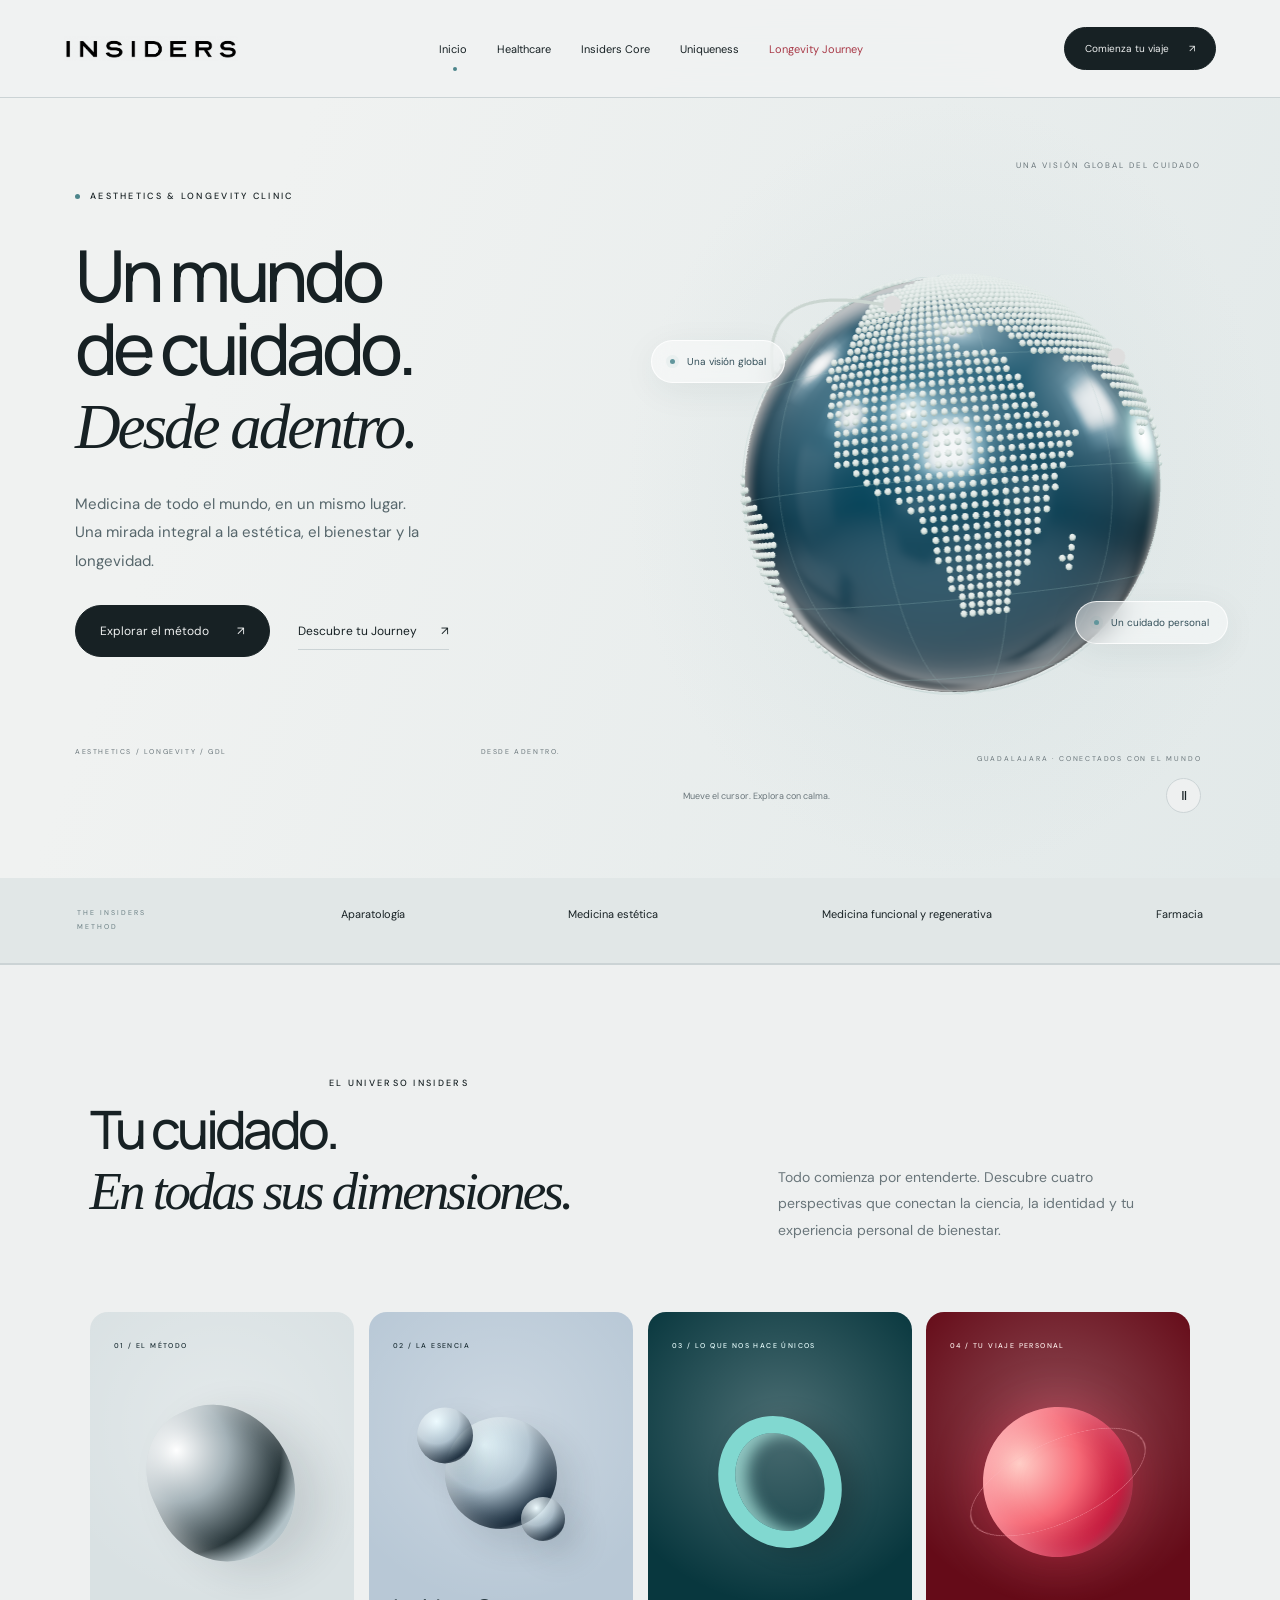
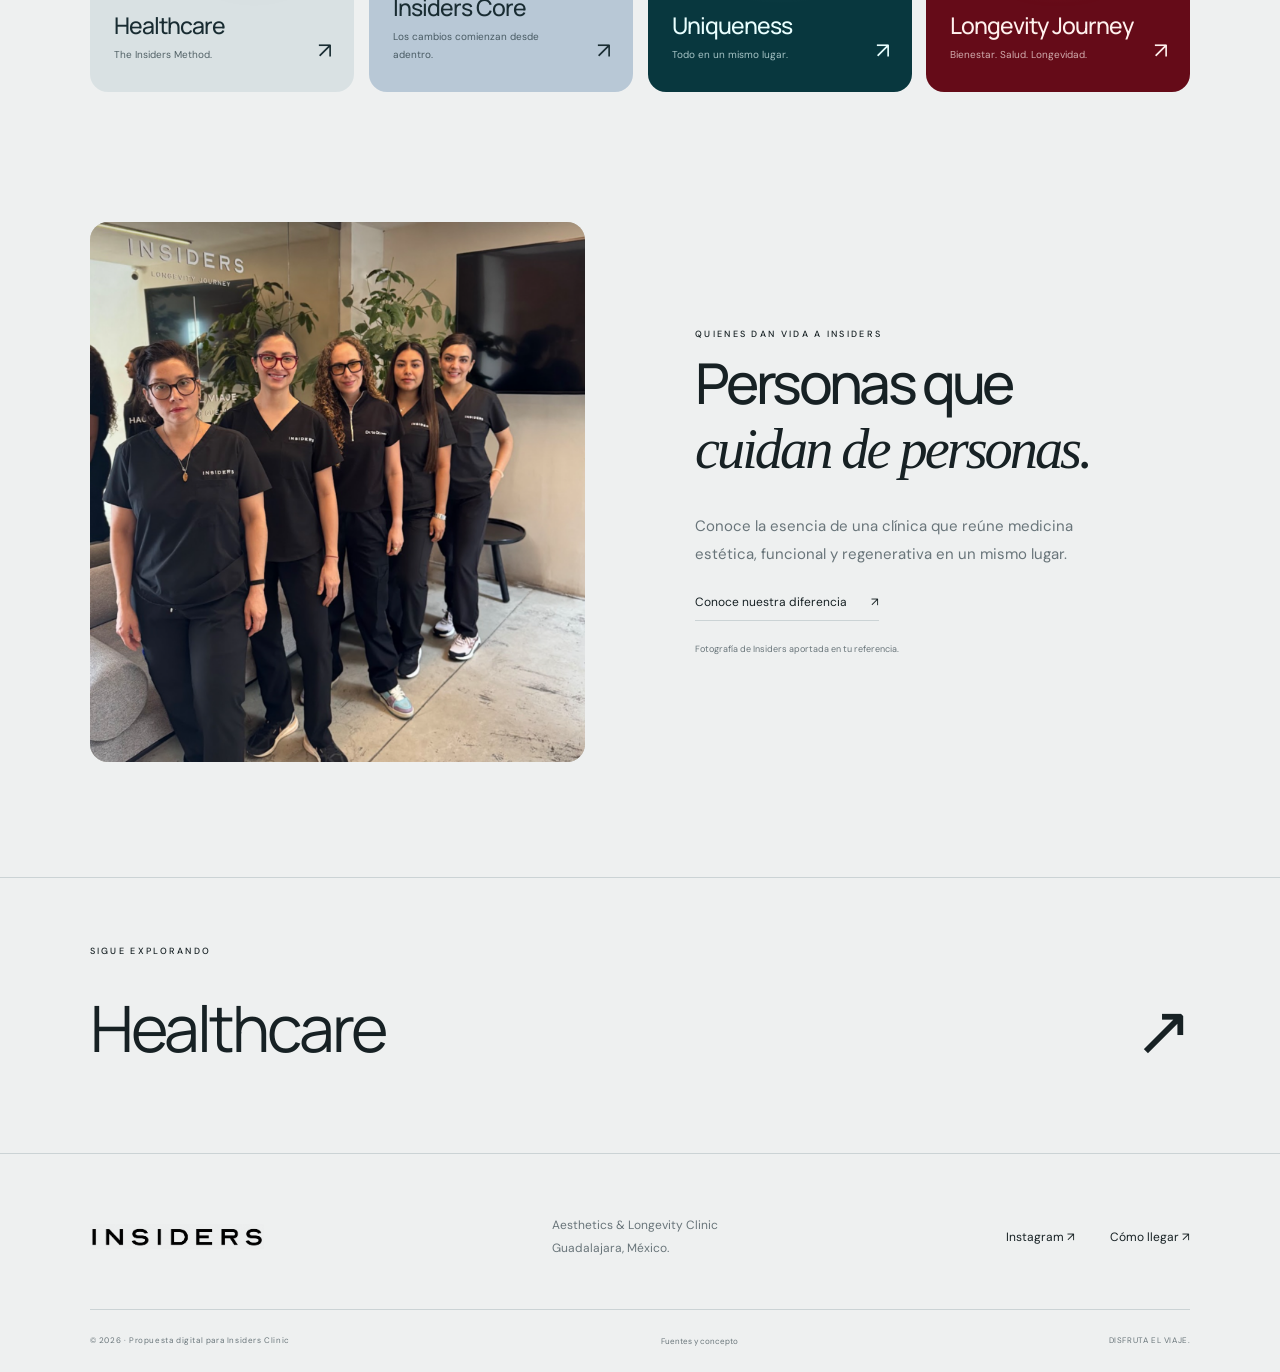
<file: index.html>
<!doctype html><html lang="es"><head><meta charset="UTF-8"><meta name="viewport" content="width=device-width,initial-scale=1"><meta name="theme-color" content="#ecedef"><meta name="description" content="Insiders — Desde adentro. Estética, salud y longevidad en Guadalajara. Propuesta de experiencia digital para Insiders Clinic."><title>Insiders — Desde adentro</title><link rel="icon" href="assets/favicon.svg" type="image/svg+xml"><link rel="stylesheet" href="style.css"><script type="importmap">{"imports":{"three":"./assets/three.module.js"}}</script></head><body data-page="home"><div class="ambient-glow" aria-hidden="true"></div><a class="skip" href="#content">Ir al contenido</a><header class="site-header"><a class="brand" href="index.html" aria-label="Insiders, inicio"><span class="logo-window"><img src="assets/insiders-logo.png" alt="INSIDERS"></span></a><nav id="main-nav" aria-label="Universos de Insiders"><a href="index.html" aria-current="page" >Inicio<span class="nav-dot"></span></a><a href="healthcare.html" data-universe="healthcare">Healthcare<span class="nav-dot"></span></a><a href="insiders-core.html" data-universe="core">Insiders Core<span class="nav-dot"></span></a><a href="uniqueness.html" data-universe="uniqueness">Uniqueness<span class="nav-dot"></span></a><a href="longevity-journey.html" data-universe="journey">Longevity Journey<span class="nav-dot"></span></a></nav><button class="button header-contact" data-contact>Comienza tu viaje <span>↗</span></button><button id="menu-toggle" class="menu-toggle" aria-label="Abrir menú" aria-controls="main-nav" aria-expanded="false"><span></span><span></span></button></header><main><section class="hero hero-home" id="content"><div class="hero-copy"><p class="eyebrow"><i></i>AESTHETICS & LONGEVITY CLINIC</p><h1>Un mundo<br>de cuidado.<br><em>Desde adentro.</em></h1><p class="hero-description">Medicina de todo el mundo, en un mismo lugar. Una mirada integral a la estética, el bienestar y la longevidad.</p><div class="hero-actions"><a class="button" href="healthcare.html">Explorar el método<span>↗</span></a><a class="sub-link" href="longevity-journey.html">Descubre tu Journey <span>↗</span></a></div><div class="hero-bottom"><span>AESTHETICS / LONGEVITY / GDL</span><span>DESDE ADENTRO.</span></div></div><div class="scene-panel"><span class="scene-caption">UNA VISIÓN GLOBAL DEL CUIDADO</span><canvas id="skin-scene" role="img" aria-label="Planeta 3D con conexiones internacionales. Reacciona al cursor y al arrastre."></canvas><div class="scene-fallback" hidden aria-hidden="true"><span></span><span></span><span></span></div><span class="scene-number">GUADALAJARA · CONECTADOS CON EL MUNDO</span><div class="globe-label globe-label-one"><span class="label-dot"></span>Una visión global</div><div class="globe-label globe-label-two"><span class="label-dot"></span>Un cuidado personal</div><div class="scene-controls"><span>Mueve el cursor. Explora con calma.</span><button id="scene-pause" aria-label="Pausar animación">Ⅱ</button></div></div></section><div class="home-disciplines" aria-label="Áreas de The Insiders Method"><span>THE INSIDERS METHOD</span><p>Aparatología</p><p>Medicina estética</p><p>Medicina funcional y regenerativa</p><p>Farmacia</p></div>
<section class="intro-section section"><div><p class="eyebrow">EL UNIVERSO INSIDERS</p><h2>Tu cuidado.<br><em>En todas sus dimensiones.</em></h2></div><p>Todo comienza por entenderte. Descubre cuatro perspectivas que conectan la ciencia, la identidad y tu experiencia personal de bienestar.</p></section><section class="universe-grid section" aria-label="Explora las cuatro páginas de Insiders">
<a class="universe-card card-healthcare" href="healthcare.html" data-tilt><span class="eyebrow">01 / EL MÉTODO</span><div class="card-sculpture sculpture-silver" aria-hidden="true"></div><div><h3>Healthcare</h3><p>The Insiders Method.</p></div><span class="card-arrow">↗</span></a>
<a class="universe-card card-core" href="insiders-core.html" data-tilt><span class="eyebrow">02 / LA ESENCIA</span><div class="card-sculpture sculpture-core" aria-hidden="true"></div><div><h3>Insiders Core</h3><p>Los cambios comienzan desde adentro.</p></div><span class="card-arrow">↗</span></a>
<a class="universe-card card-unique" href="uniqueness.html" data-tilt><span class="eyebrow">03 / LO QUE NOS HACE ÚNICOS</span><div class="card-sculpture sculpture-aqua" aria-hidden="true"></div><div><h3>Uniqueness</h3><p>Todo en un mismo lugar.</p></div><span class="card-arrow">↗</span></a>
<a class="universe-card card-journey" href="longevity-journey.html" data-tilt><span class="eyebrow">04 / TU VIAJE PERSONAL</span><div class="card-sculpture sculpture-red" aria-hidden="true"></div><div><h3>Longevity Journey</h3><p>Bienestar. Salud. Longevidad.</p></div><span class="card-arrow">↗</span></a></section>
<section class="team-section section"><div class="team-photo"><img src="assets/references/team.PNG" alt="Equipo de Insiders en la clínica, fotografía compartida en la referencia Expertas" loading="lazy"></div><div><p class="eyebrow">QUIENES DAN VIDA A INSIDERS</p><h2>Personas que<br><em>cuidan de personas.</em></h2><p>Conoce la esencia de una clínica que reúne medicina estética, funcional y regenerativa en un mismo lugar.</p><a class="sub-link" href="uniqueness.html">Conoce nuestra diferencia <span>↗</span></a><p class="fine">Fotografía de Insiders aportada en tu referencia.</p></div></section></main><section class="next-universe"><p class="eyebrow">SIGUE EXPLORANDO</p><a href="healthcare.html"><span>Healthcare</span><span class="next-arrow">↗</span></a></section><footer><div class="footer-main"><a class="brand" href="index.html" aria-label="Insiders, inicio"><span class="logo-window"><img src="assets/insiders-logo.png" alt="INSIDERS"></span></a><p>Aesthetics & Longevity Clinic<br>Guadalajara, México.</p><div><a href="https://www.instagram.com/insiders_clinic/" target="_blank" rel="noopener noreferrer">Instagram ↗</a><a href="https://www.google.com/maps/search/?api=1&query=Insiders+Clinic+Palermo+2976+Guadalajara" target="_blank" rel="noopener noreferrer">Cómo llegar ↗</a></div></div><div class="footer-line"><span>© 2026 · Propuesta digital para Insiders Clinic</span><button id="open-sources">Fuentes y concepto</button><span>DISFRUTA EL VIAJE.</span></div></footer><dialog id="contact-dialog" aria-labelledby="contact-title"><button class="dialog-close" aria-label="Cerrar">×</button><p class="eyebrow">TU VIAJE EMPIEZA AQUÍ</p><h2 id="contact-title">Hablemos de ti.</h2><p>Conecta directamente con el equipo de Insiders. La valoración y las citas se confirman con la clínica.</p><a id="whatsapp-link" class="button" href="https://wa.me/523319045014" target="_blank" rel="noopener noreferrer">Consultar por WhatsApp <span>↗</span></a><a class="button secondary" href="https://www.instagram.com/insiders_clinic/" target="_blank" rel="noopener noreferrer">Visitar Instagram <span>↗</span></a></dialog><dialog id="sources-dialog" aria-labelledby="sources-title"><button class="dialog-close" aria-label="Cerrar">×</button><p class="eyebrow">LA BASE DE ESTA PROPUESTA</p><h2 id="sources-title">El universo Insiders.</h2><p>Identidad y contenidos basados en las referencias aportadas por el usuario: Healthcare / The Insiders Method, Insiders Core, Uniqueness, Longevity Journey, equipo y logo.</p><p>También se revisó el <a href="https://www.instagram.com/insiders_clinic/" target="_blank" rel="noopener noreferrer">Instagram de Insiders</a> en Safari y el <a href="https://alastin.mx/pages/store-locator" target="_blank" rel="noopener noreferrer">directorio de Alastin México</a> para dirección y contacto. Investigación del 9 de octubre de 2026.</p><p>Las imágenes de las historias y del equipo provienen de las referencias enviadas. Las escenas 3D son interpretaciones artísticas y no modelos anatómicos ni reproducción exacta de la clínica. Las imágenes generadas están identificadas como conceptuales.</p><p>Los servicios, indicaciones y disponibilidad deben confirmarse con el equipo médico. Esta propuesta no ofrece diagnósticos ni promete resultados clínicos.</p></dialog><dialog id="room-dialog" class="room-dialog" aria-labelledby="room-title"><button class="dialog-close" aria-label="Cerrar">×</button><p class="eyebrow">ESPACIO CONCEPTUAL / 3D</p><h2 id="room-title">Una pausa para ti.</h2><div class="room-wrap"><canvas id="room" role="img" aria-label="Modelo conceptual de una clínica: recepción, sala de espera, mobiliario y área de atención"></canvas></div><div class="room-controls"><button id="room-reset" class="button secondary">Restablecer vista</button><button id="room-day" class="button secondary">Cambiar ambiente</button><span>Arrastra para girar · Desliza para acercar</span></div><p class="fine">Arquitectura conceptual de esta propuesta; no representa las instalaciones reales.</p></dialog><script type="module" src="app.js"></script></body></html>
</file>
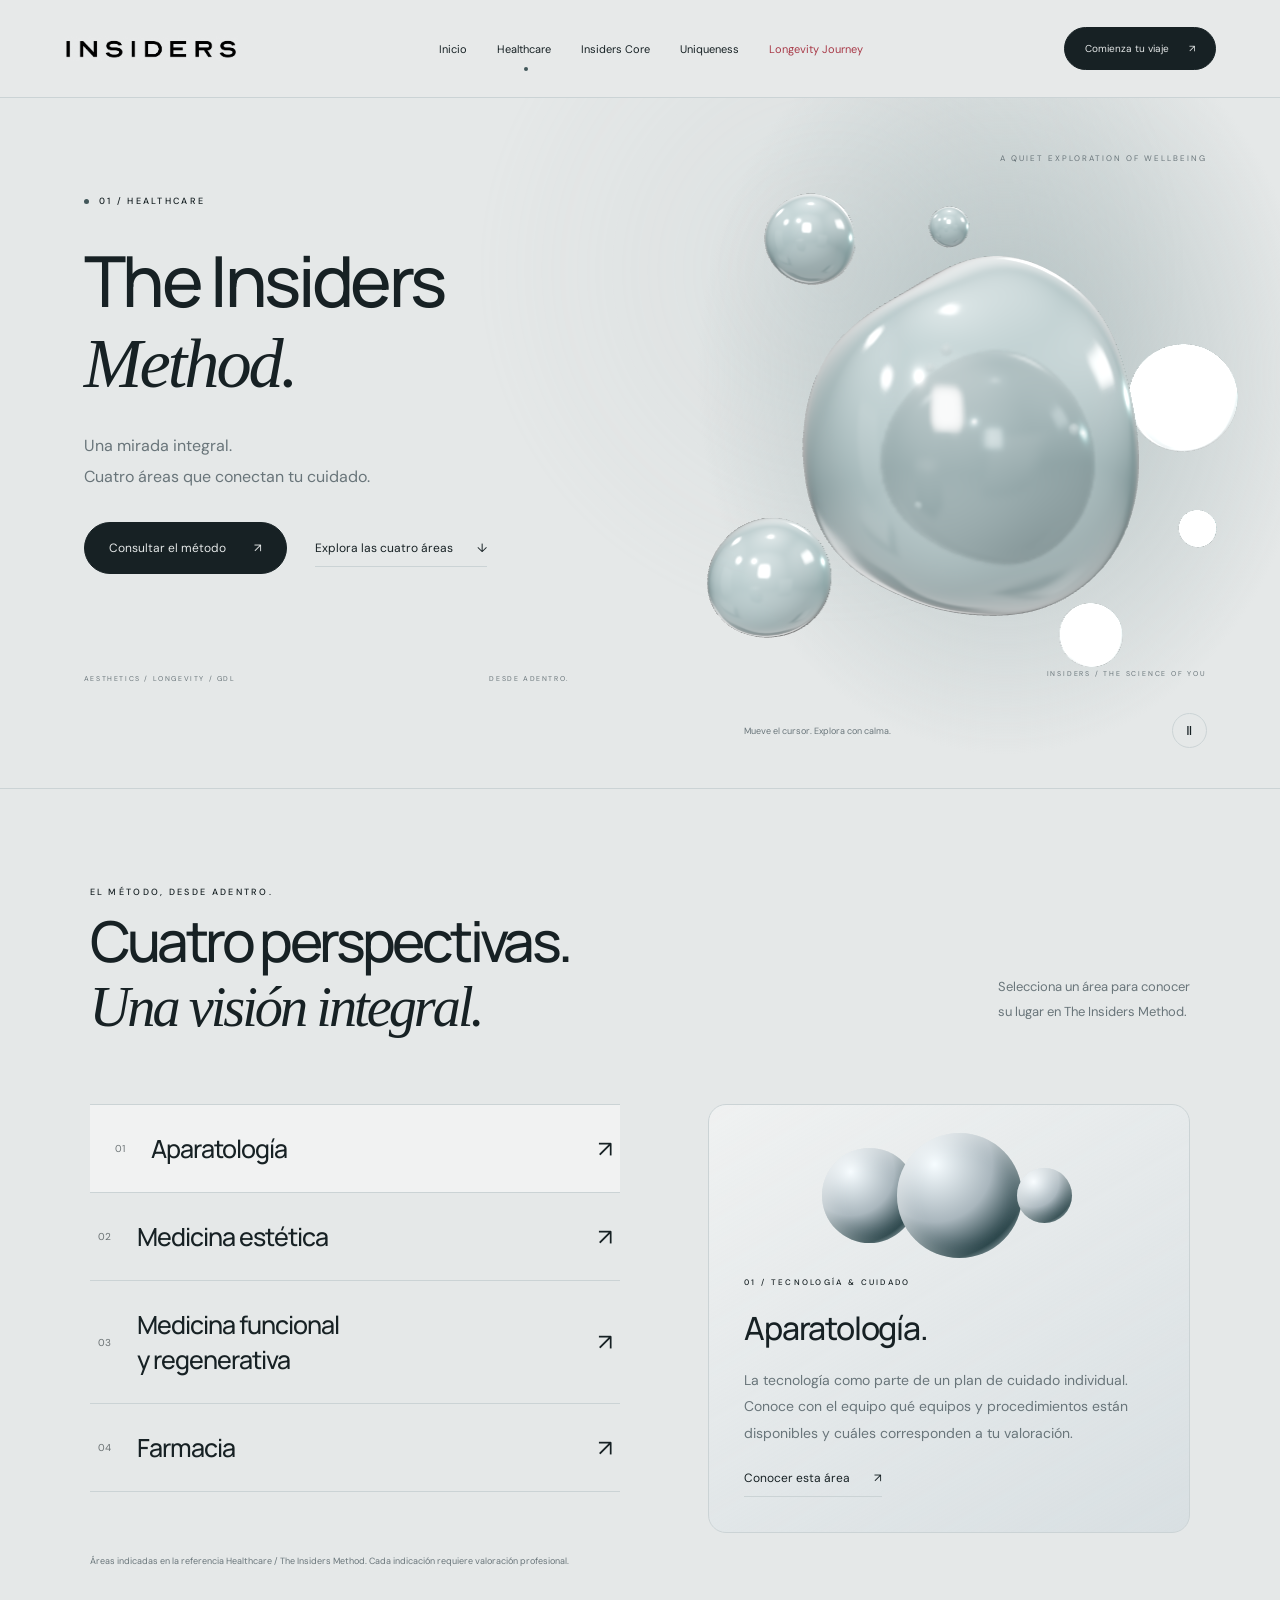
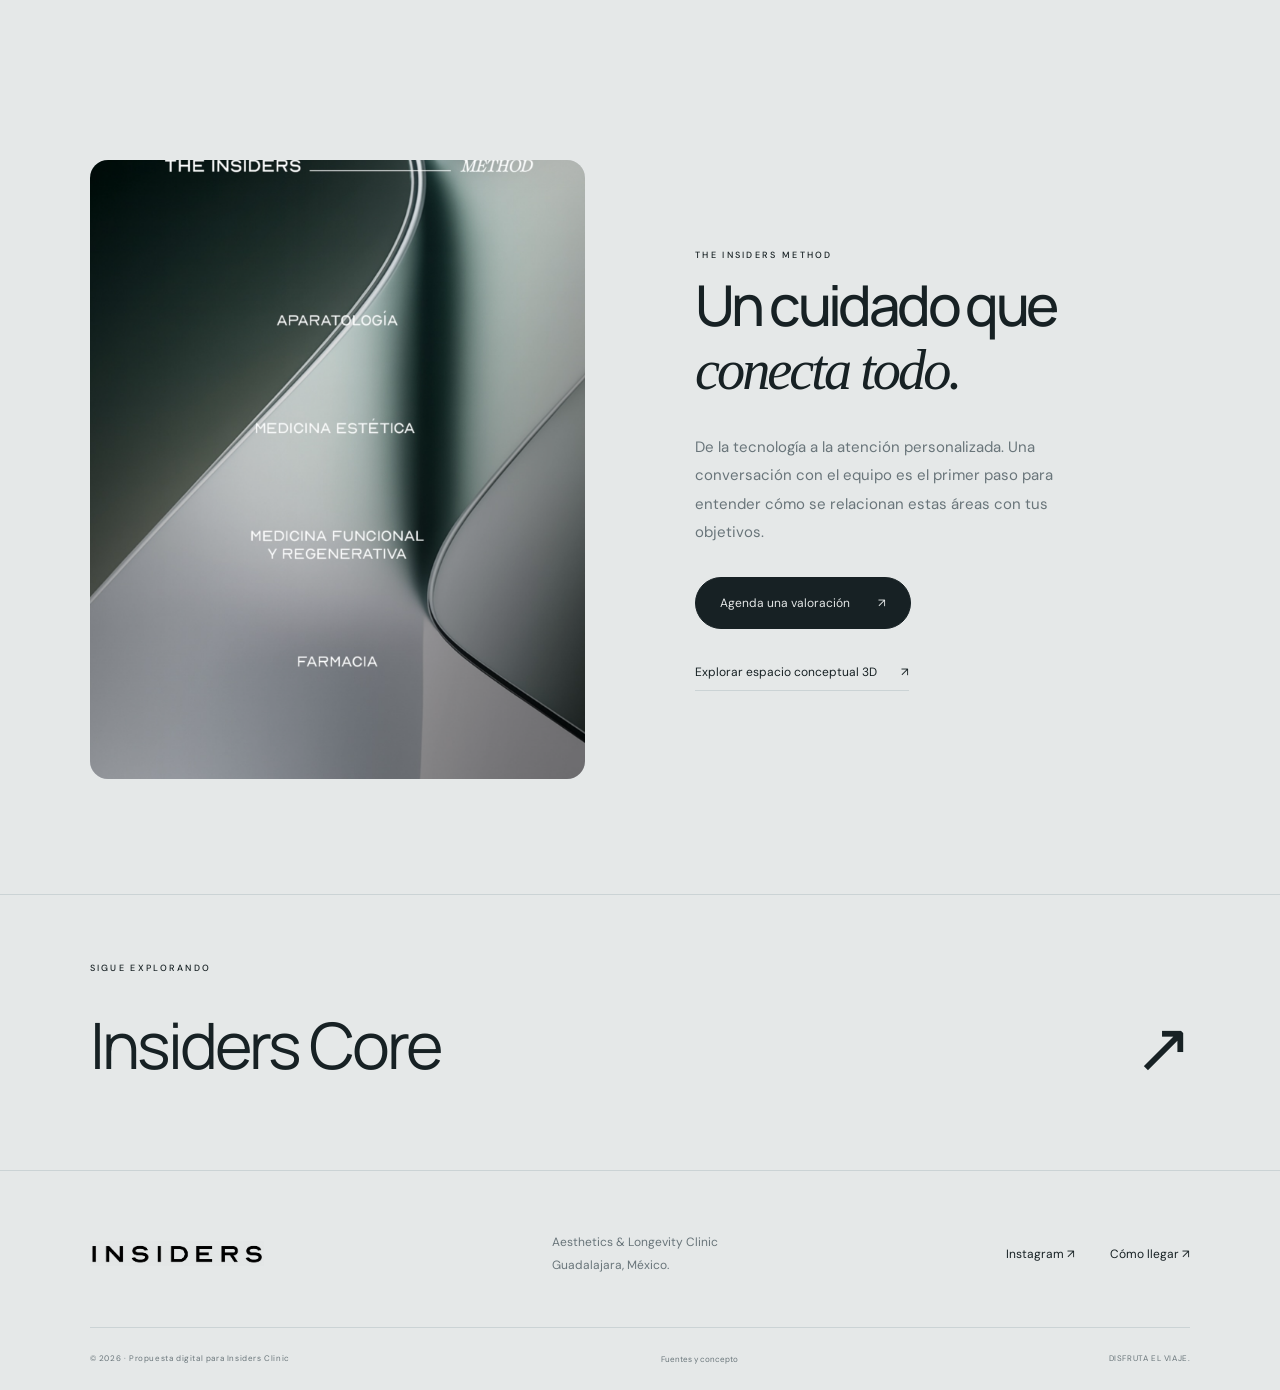
<file: healthcare.html>
<!doctype html><html lang="es"><head><meta charset="UTF-8"><meta name="viewport" content="width=device-width,initial-scale=1"><meta name="theme-color" content="#ecedef"><meta name="description" content="Healthcare — The Insiders Method. Estética, salud y longevidad en Guadalajara. Propuesta de experiencia digital para Insiders Clinic."><title>Healthcare — The Insiders Method</title><link rel="icon" href="assets/favicon.svg" type="image/svg+xml"><link rel="stylesheet" href="style.css"><script type="importmap">{"imports":{"three":"./assets/three.module.js"}}</script></head><body data-page="healthcare"><div class="ambient-glow" aria-hidden="true"></div><a class="skip" href="#content">Ir al contenido</a><header class="site-header"><a class="brand" href="index.html" aria-label="Insiders, inicio"><span class="logo-window"><img src="assets/insiders-logo.png" alt="INSIDERS"></span></a><nav id="main-nav" aria-label="Universos de Insiders"><a href="index.html" >Inicio<span class="nav-dot"></span></a><a href="healthcare.html" aria-current="page" data-universe="healthcare">Healthcare<span class="nav-dot"></span></a><a href="insiders-core.html" data-universe="core">Insiders Core<span class="nav-dot"></span></a><a href="uniqueness.html" data-universe="uniqueness">Uniqueness<span class="nav-dot"></span></a><a href="longevity-journey.html" data-universe="journey">Longevity Journey<span class="nav-dot"></span></a></nav><button class="button header-contact" data-contact>Comienza tu viaje <span>↗</span></button><button id="menu-toggle" class="menu-toggle" aria-label="Abrir menú" aria-controls="main-nav" aria-expanded="false"><span></span><span></span></button></header><main><section class="hero hero-healthcare" id="content"><div class="hero-copy"><p class="eyebrow"><i></i>01 / HEALTHCARE</p><h1>The Insiders<br><em>Method.</em></h1><p class="hero-description">Una mirada integral.<br>Cuatro áreas que conectan tu cuidado.</p><div class="hero-actions"><button class="button" data-contact data-topic="Consultar el método">Consultar el método<span>↗</span></button><a class="sub-link" href="#method">Explora las cuatro áreas <span>↓</span></a></div><div class="hero-bottom"><span>AESTHETICS / LONGEVITY / GDL</span><span>DESDE ADENTRO.</span></div></div><div class="scene-panel"><span class="scene-caption">A QUIET EXPLORATION OF WELLBEING</span><canvas id="skin-scene" role="img" aria-label="Interpretación artística 3D de una membrana orgánica y gotas de sérum. Reacciona al cursor y al arrastre."></canvas><div class="scene-fallback" hidden aria-hidden="true"><span></span><span></span><span></span></div><span class="scene-number">INSIDERS / THE SCIENCE OF YOU</span><div class="scene-controls"><span>Mueve el cursor. Explora con calma.</span><button id="scene-pause" aria-label="Pausar animación">Ⅱ</button></div></div></section>
<section id="method" class="method-section section"><div class="section-heading"><div><p class="eyebrow">EL MÉTODO, DESDE ADENTRO.</p><h2>Cuatro perspectivas.<br><em>Una visión integral.</em></h2></div><p>Selecciona un área para conocer<br>su lugar en The Insiders Method.</p></div><div class="method-layout"><div class="method-list" aria-label="Áreas del método"><button class="method-item active" aria-pressed="true" data-method="0"><span>01</span><h3>Aparatología</h3><i>↗</i></button><button class="method-item" aria-pressed="false" data-method="1"><span>02</span><h3>Medicina estética</h3><i>↗</i></button><button class="method-item" aria-pressed="false" data-method="2"><span>03</span><h3>Medicina funcional<br>y regenerativa</h3><i>↗</i></button><button class="method-item" aria-pressed="false" data-method="3"><span>04</span><h3>Farmacia</h3><i>↗</i></button></div><article class="method-detail" aria-live="polite"><div class="method-detail-art" aria-hidden="true"><span></span><span></span><span></span></div><p class="eyebrow" id="method-number">01 / TECNOLOGÍA & CUIDADO</p><h3 id="method-title">Aparatología.</h3><p id="method-description">La tecnología como parte de un plan de cuidado individual. Conoce con el equipo qué equipos y procedimientos están disponibles y cuáles corresponden a tu valoración.</p><button class="sub-link" id="method-consult">Conocer esta área <span>↗</span></button></article></div><p class="fine">Áreas indicadas en la referencia Healthcare / The Insiders Method. Cada indicación requiere valoración profesional.</p></section>
<section class="reference-section section"><div class="reference-frame"><img src="assets/references/healthcare.PNG" alt="Referencia original de The Insiders Method: aparatología, medicina estética, medicina funcional y regenerativa, farmacia" loading="lazy"></div><div><p class="eyebrow">THE INSIDERS METHOD</p><h2>Un cuidado que<br><em>conecta todo.</em></h2><p>De la tecnología a la atención personalizada. Una conversación con el equipo es el primer paso para entender cómo se relacionan estas áreas con tus objetivos.</p><button class="button" data-contact data-topic="The Insiders Method">Agenda una valoración <span>↗</span></button><button class="sub-link room-link" data-open-room>Explorar espacio conceptual 3D <span>↗</span></button></div></section></main><section class="next-universe"><p class="eyebrow">SIGUE EXPLORANDO</p><a href="insiders-core.html"><span>Insiders Core</span><span class="next-arrow">↗</span></a></section><footer><div class="footer-main"><a class="brand" href="index.html" aria-label="Insiders, inicio"><span class="logo-window"><img src="assets/insiders-logo.png" alt="INSIDERS"></span></a><p>Aesthetics & Longevity Clinic<br>Guadalajara, México.</p><div><a href="https://www.instagram.com/insiders_clinic/" target="_blank" rel="noopener noreferrer">Instagram ↗</a><a href="https://www.google.com/maps/search/?api=1&query=Insiders+Clinic+Palermo+2976+Guadalajara" target="_blank" rel="noopener noreferrer">Cómo llegar ↗</a></div></div><div class="footer-line"><span>© 2026 · Propuesta digital para Insiders Clinic</span><button id="open-sources">Fuentes y concepto</button><span>DISFRUTA EL VIAJE.</span></div></footer><dialog id="contact-dialog" aria-labelledby="contact-title"><button class="dialog-close" aria-label="Cerrar">×</button><p class="eyebrow">TU VIAJE EMPIEZA AQUÍ</p><h2 id="contact-title">Hablemos de ti.</h2><p>Conecta directamente con el equipo de Insiders. La valoración y las citas se confirman con la clínica.</p><a id="whatsapp-link" class="button" href="https://wa.me/523319045014" target="_blank" rel="noopener noreferrer">Consultar por WhatsApp <span>↗</span></a><a class="button secondary" href="https://www.instagram.com/insiders_clinic/" target="_blank" rel="noopener noreferrer">Visitar Instagram <span>↗</span></a></dialog><dialog id="sources-dialog" aria-labelledby="sources-title"><button class="dialog-close" aria-label="Cerrar">×</button><p class="eyebrow">LA BASE DE ESTA PROPUESTA</p><h2 id="sources-title">El universo Insiders.</h2><p>Identidad y contenidos basados en las referencias aportadas por el usuario: Healthcare / The Insiders Method, Insiders Core, Uniqueness, Longevity Journey, equipo y logo.</p><p>También se revisó el <a href="https://www.instagram.com/insiders_clinic/" target="_blank" rel="noopener noreferrer">Instagram de Insiders</a> en Safari y el <a href="https://alastin.mx/pages/store-locator" target="_blank" rel="noopener noreferrer">directorio de Alastin México</a> para dirección y contacto. Investigación del 9 de octubre de 2026.</p><p>Las imágenes de las historias y del equipo provienen de las referencias enviadas. Las escenas 3D son interpretaciones artísticas y no modelos anatómicos ni reproducción exacta de la clínica. Las imágenes generadas están identificadas como conceptuales.</p><p>Los servicios, indicaciones y disponibilidad deben confirmarse con el equipo médico. Esta propuesta no ofrece diagnósticos ni promete resultados clínicos.</p></dialog><dialog id="room-dialog" class="room-dialog" aria-labelledby="room-title"><button class="dialog-close" aria-label="Cerrar">×</button><p class="eyebrow">ESPACIO CONCEPTUAL / 3D</p><h2 id="room-title">Una pausa para ti.</h2><div class="room-wrap"><canvas id="room" role="img" aria-label="Modelo conceptual de una clínica: recepción, sala de espera, mobiliario y área de atención"></canvas></div><div class="room-controls"><button id="room-reset" class="button secondary">Restablecer vista</button><button id="room-day" class="button secondary">Cambiar ambiente</button><span>Arrastra para girar · Desliza para acercar</span></div><p class="fine">Arquitectura conceptual de esta propuesta; no representa las instalaciones reales.</p></dialog><script type="module" src="app.js"></script></body></html>
</file>
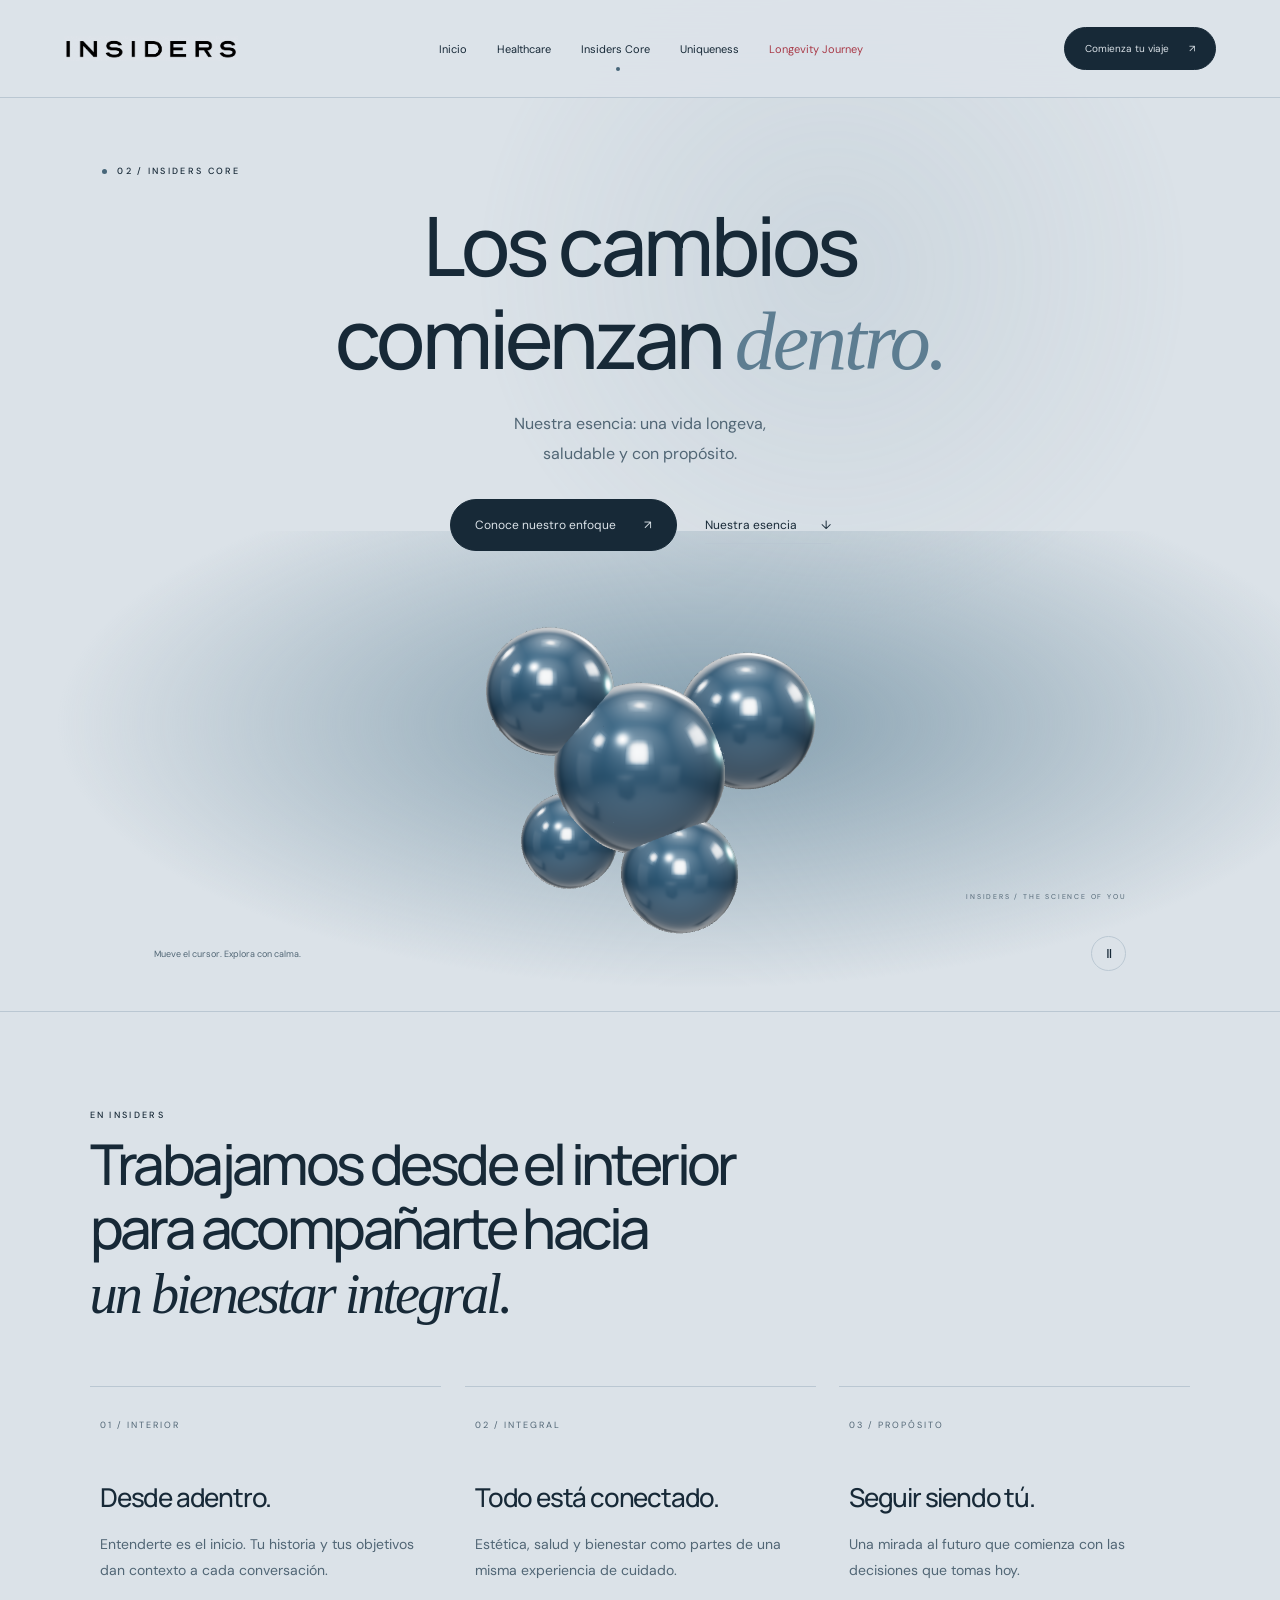
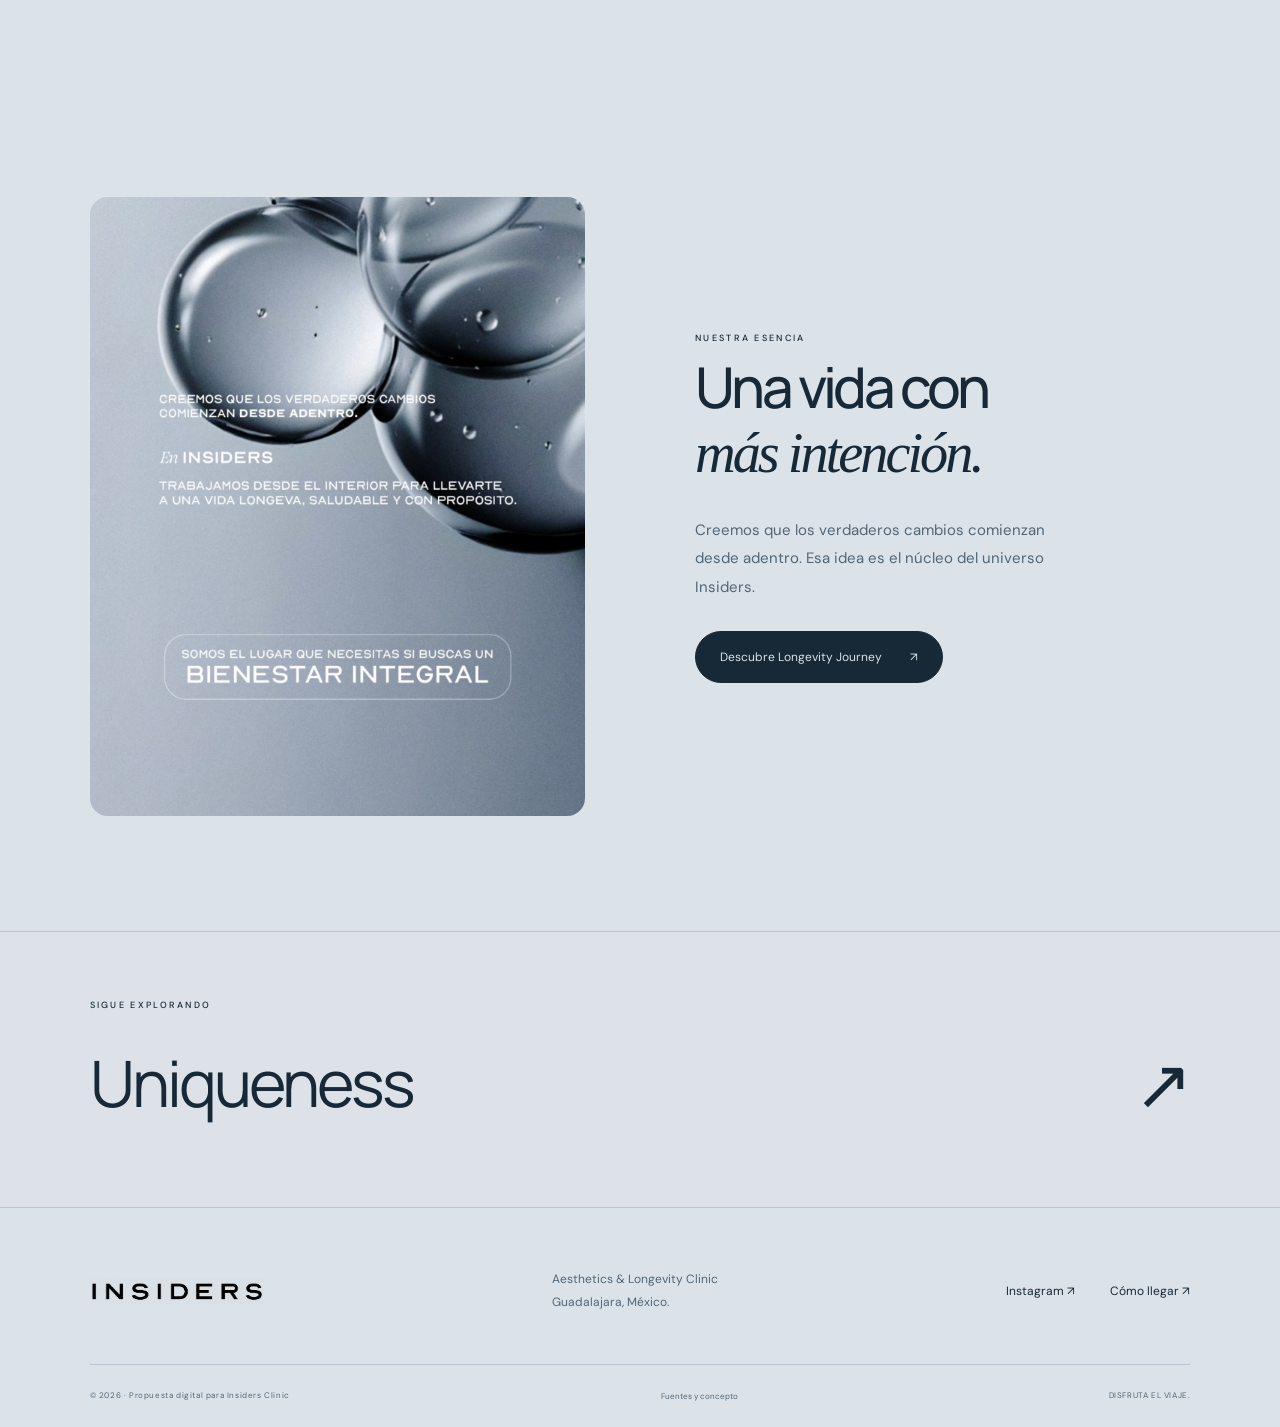
<file: insiders-core.html>
<!doctype html><html lang="es"><head><meta charset="UTF-8"><meta name="viewport" content="width=device-width,initial-scale=1"><meta name="theme-color" content="#ecedef"><meta name="description" content="Insiders Core — Nuestra esencia. Estética, salud y longevidad en Guadalajara. Propuesta de experiencia digital para Insiders Clinic."><title>Insiders Core — Nuestra esencia</title><link rel="icon" href="assets/favicon.svg" type="image/svg+xml"><link rel="stylesheet" href="style.css"><script type="importmap">{"imports":{"three":"./assets/three.module.js"}}</script></head><body data-page="core"><div class="ambient-glow" aria-hidden="true"></div><a class="skip" href="#content">Ir al contenido</a><header class="site-header"><a class="brand" href="index.html" aria-label="Insiders, inicio"><span class="logo-window"><img src="assets/insiders-logo.png" alt="INSIDERS"></span></a><nav id="main-nav" aria-label="Universos de Insiders"><a href="index.html" >Inicio<span class="nav-dot"></span></a><a href="healthcare.html" data-universe="healthcare">Healthcare<span class="nav-dot"></span></a><a href="insiders-core.html" aria-current="page" data-universe="core">Insiders Core<span class="nav-dot"></span></a><a href="uniqueness.html" data-universe="uniqueness">Uniqueness<span class="nav-dot"></span></a><a href="longevity-journey.html" data-universe="journey">Longevity Journey<span class="nav-dot"></span></a></nav><button class="button header-contact" data-contact>Comienza tu viaje <span>↗</span></button><button id="menu-toggle" class="menu-toggle" aria-label="Abrir menú" aria-controls="main-nav" aria-expanded="false"><span></span><span></span></button></header><main><section class="hero hero-core" id="content"><div class="hero-copy"><p class="eyebrow"><i></i>02 / INSIDERS CORE</p><h1>Los cambios<br>comienzan <em>dentro.</em></h1><p class="hero-description">Nuestra esencia: una vida longeva,<br>saludable y con propósito.</p><div class="hero-actions"><button class="button" data-contact data-topic="Conoce nuestro enfoque">Conoce nuestro enfoque<span>↗</span></button><a class="sub-link" href="#core-values">Nuestra esencia <span>↓</span></a></div><div class="hero-bottom"><span>AESTHETICS / LONGEVITY / GDL</span><span>DESDE ADENTRO.</span></div></div><div class="scene-panel"><span class="scene-caption">A QUIET EXPLORATION OF WELLBEING</span><canvas id="skin-scene" role="img" aria-label="Escultura 3D de núcleos metálicos conectados. Reacciona al cursor y al arrastre."></canvas><div class="scene-fallback" hidden aria-hidden="true"><span></span><span></span><span></span></div><span class="scene-number">INSIDERS / THE SCIENCE OF YOU</span><div class="scene-controls"><span>Mueve el cursor. Explora con calma.</span><button id="scene-pause" aria-label="Pausar animación">Ⅱ</button></div></div></section>
<section class="core-statement section" id="core-values"><p class="eyebrow">EN INSIDERS</p><h2>Trabajamos desde el interior<br>para acompañarte hacia<br><em>un bienestar integral.</em></h2><div class="values-grid"><article data-tilt><span>01 / INTERIOR</span><h3>Desde adentro.</h3><p>Entenderte es el inicio. Tu historia y tus objetivos dan contexto a cada conversación.</p></article><article data-tilt><span>02 / INTEGRAL</span><h3>Todo está conectado.</h3><p>Estética, salud y bienestar como partes de una misma experiencia de cuidado.</p></article><article data-tilt><span>03 / PROPÓSITO</span><h3>Seguir siendo tú.</h3><p>Una mirada al futuro que comienza con las decisiones que tomas hoy.</p></article></div></section>
<section class="reference-section section"><div class="reference-frame"><img src="assets/references/core.PNG" alt="Referencia original Insiders Core: bienestar integral y cambios desde adentro, en tonos plata y azul gris" loading="lazy"></div><div><p class="eyebrow">NUESTRA ESENCIA</p><h2>Una vida con<br><em>más intención.</em></h2><p>Creemos que los verdaderos cambios comienzan desde adentro. Esa idea es el núcleo del universo Insiders.</p><a class="button" href="longevity-journey.html">Descubre Longevity Journey <span>↗</span></a></div></section></main><section class="next-universe"><p class="eyebrow">SIGUE EXPLORANDO</p><a href="uniqueness.html"><span>Uniqueness</span><span class="next-arrow">↗</span></a></section><footer><div class="footer-main"><a class="brand" href="index.html" aria-label="Insiders, inicio"><span class="logo-window"><img src="assets/insiders-logo.png" alt="INSIDERS"></span></a><p>Aesthetics & Longevity Clinic<br>Guadalajara, México.</p><div><a href="https://www.instagram.com/insiders_clinic/" target="_blank" rel="noopener noreferrer">Instagram ↗</a><a href="https://www.google.com/maps/search/?api=1&query=Insiders+Clinic+Palermo+2976+Guadalajara" target="_blank" rel="noopener noreferrer">Cómo llegar ↗</a></div></div><div class="footer-line"><span>© 2026 · Propuesta digital para Insiders Clinic</span><button id="open-sources">Fuentes y concepto</button><span>DISFRUTA EL VIAJE.</span></div></footer><dialog id="contact-dialog" aria-labelledby="contact-title"><button class="dialog-close" aria-label="Cerrar">×</button><p class="eyebrow">TU VIAJE EMPIEZA AQUÍ</p><h2 id="contact-title">Hablemos de ti.</h2><p>Conecta directamente con el equipo de Insiders. La valoración y las citas se confirman con la clínica.</p><a id="whatsapp-link" class="button" href="https://wa.me/523319045014" target="_blank" rel="noopener noreferrer">Consultar por WhatsApp <span>↗</span></a><a class="button secondary" href="https://www.instagram.com/insiders_clinic/" target="_blank" rel="noopener noreferrer">Visitar Instagram <span>↗</span></a></dialog><dialog id="sources-dialog" aria-labelledby="sources-title"><button class="dialog-close" aria-label="Cerrar">×</button><p class="eyebrow">LA BASE DE ESTA PROPUESTA</p><h2 id="sources-title">El universo Insiders.</h2><p>Identidad y contenidos basados en las referencias aportadas por el usuario: Healthcare / The Insiders Method, Insiders Core, Uniqueness, Longevity Journey, equipo y logo.</p><p>También se revisó el <a href="https://www.instagram.com/insiders_clinic/" target="_blank" rel="noopener noreferrer">Instagram de Insiders</a> en Safari y el <a href="https://alastin.mx/pages/store-locator" target="_blank" rel="noopener noreferrer">directorio de Alastin México</a> para dirección y contacto. Investigación del 9 de octubre de 2026.</p><p>Las imágenes de las historias y del equipo provienen de las referencias enviadas. Las escenas 3D son interpretaciones artísticas y no modelos anatómicos ni reproducción exacta de la clínica. Las imágenes generadas están identificadas como conceptuales.</p><p>Los servicios, indicaciones y disponibilidad deben confirmarse con el equipo médico. Esta propuesta no ofrece diagnósticos ni promete resultados clínicos.</p></dialog><dialog id="room-dialog" class="room-dialog" aria-labelledby="room-title"><button class="dialog-close" aria-label="Cerrar">×</button><p class="eyebrow">ESPACIO CONCEPTUAL / 3D</p><h2 id="room-title">Una pausa para ti.</h2><div class="room-wrap"><canvas id="room" role="img" aria-label="Modelo conceptual de una clínica: recepción, sala de espera, mobiliario y área de atención"></canvas></div><div class="room-controls"><button id="room-reset" class="button secondary">Restablecer vista</button><button id="room-day" class="button secondary">Cambiar ambiente</button><span>Arrastra para girar · Desliza para acercar</span></div><p class="fine">Arquitectura conceptual de esta propuesta; no representa las instalaciones reales.</p></dialog><script type="module" src="app.js"></script></body></html>
</file>
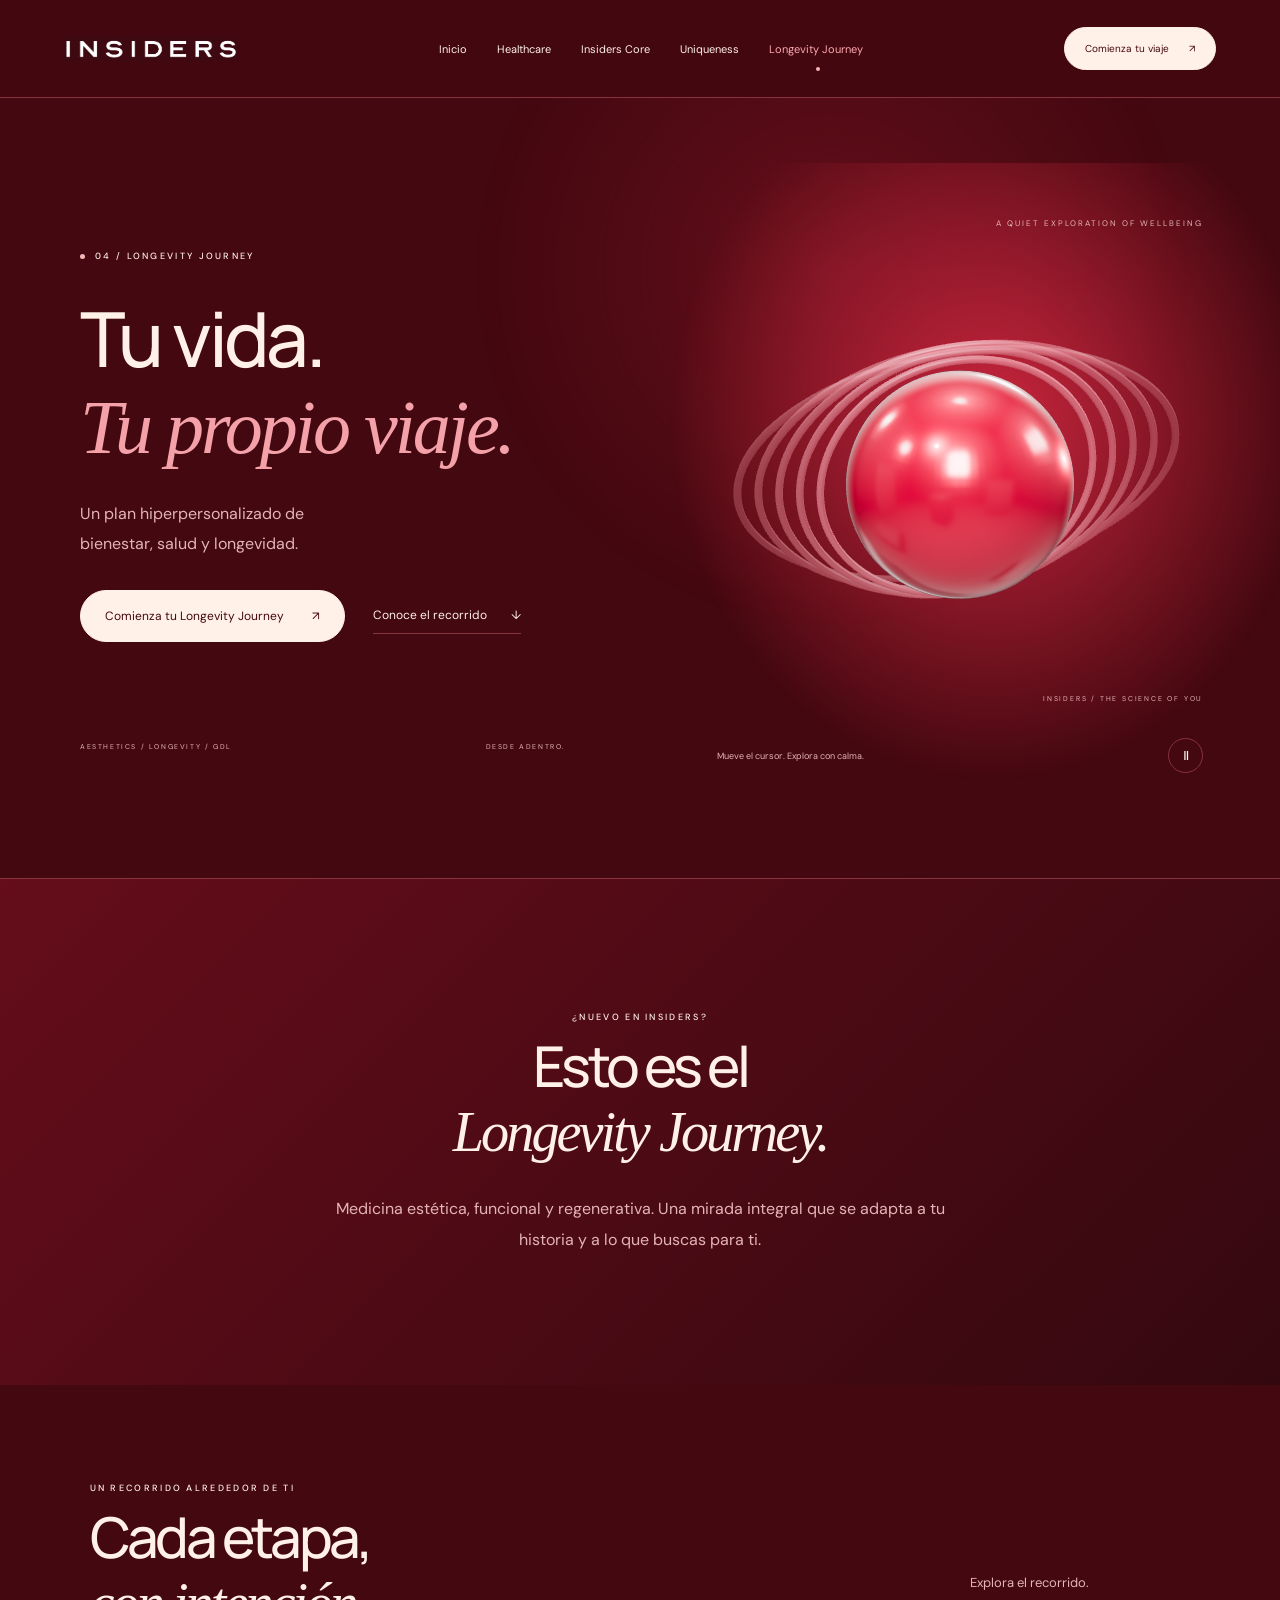
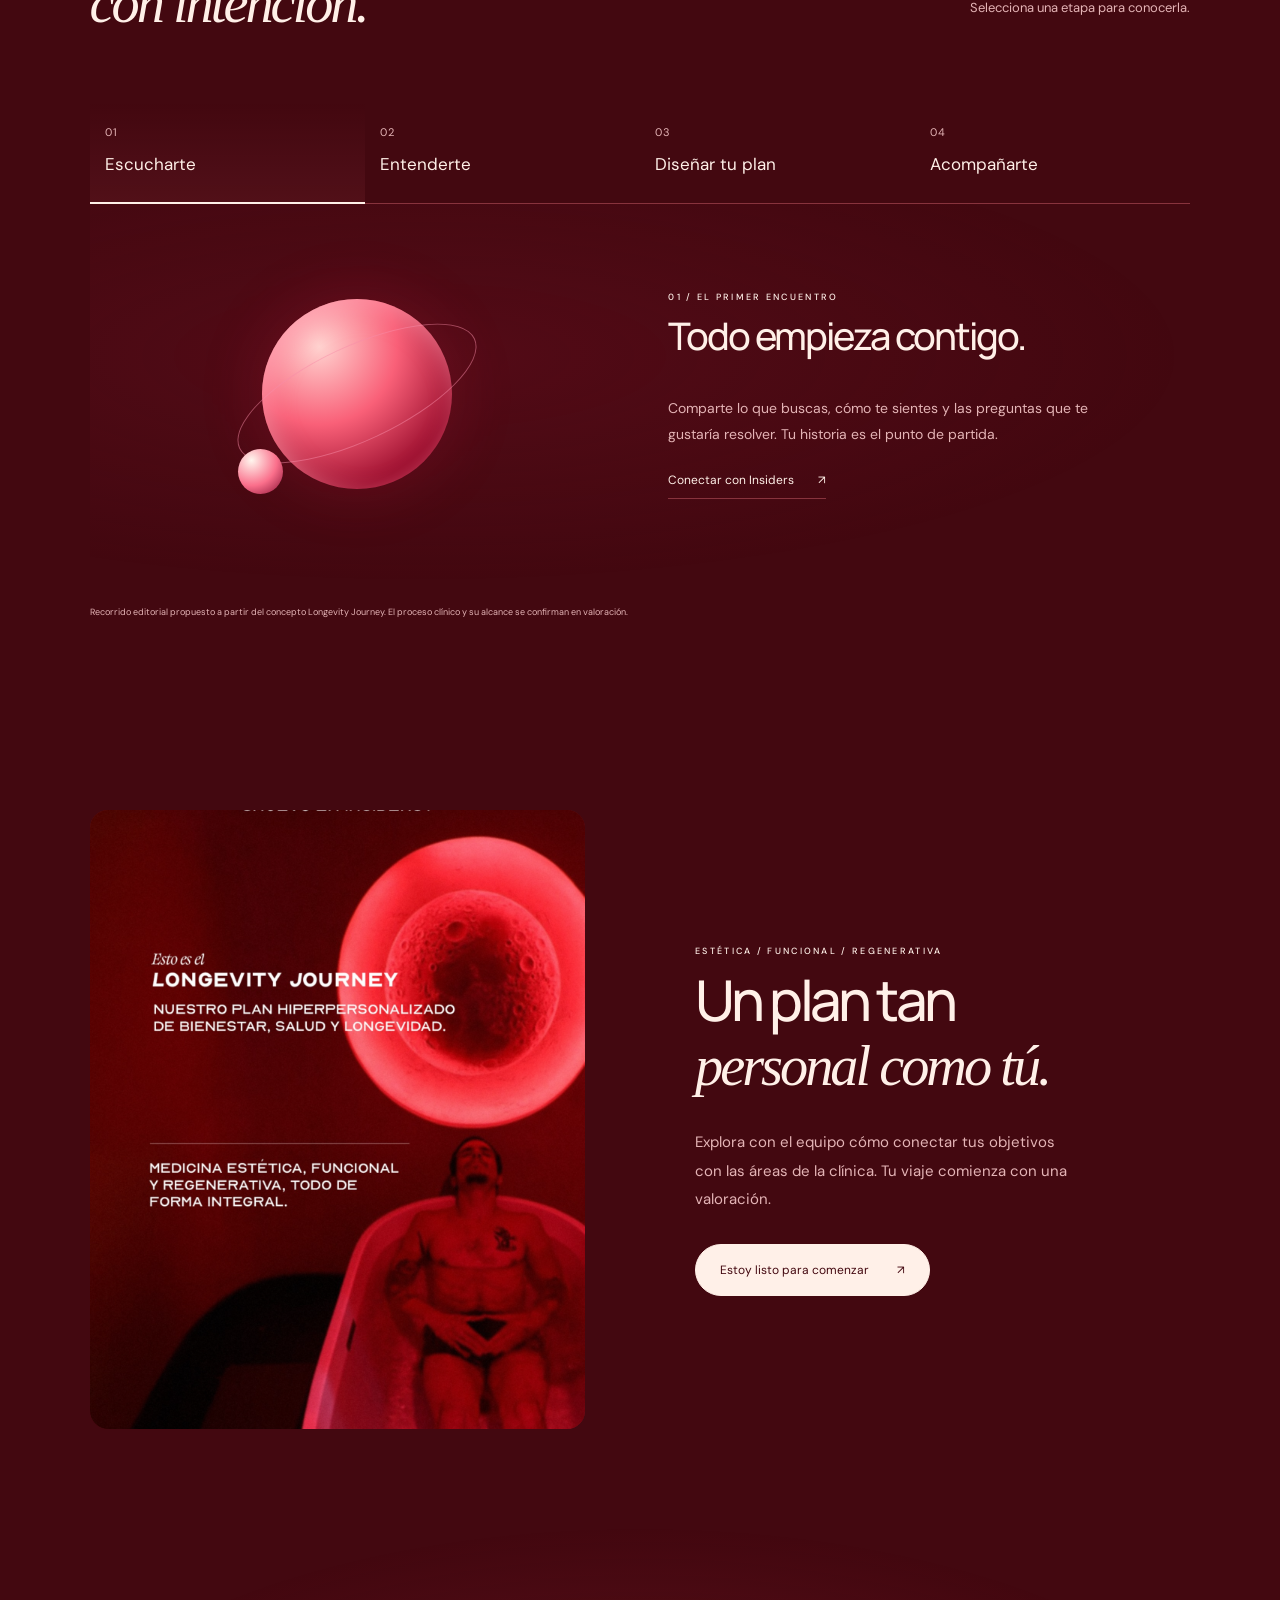
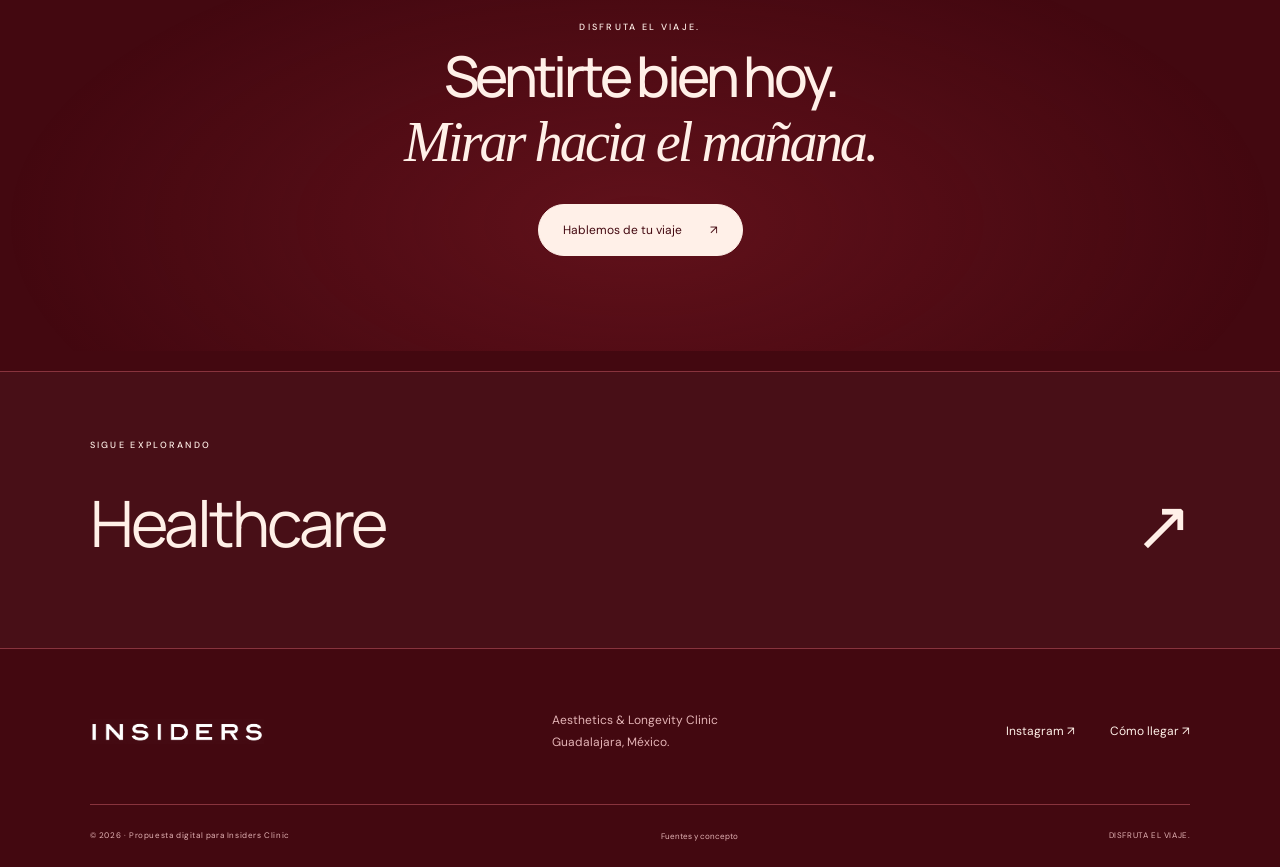
<file: longevity-journey.html>
<!doctype html><html lang="es"><head><meta charset="UTF-8"><meta name="viewport" content="width=device-width,initial-scale=1"><meta name="theme-color" content="#430710"><meta name="description" content="Longevity Journey — Tu propio viaje. Estética, salud y longevidad en Guadalajara. Propuesta de experiencia digital para Insiders Clinic."><title>Longevity Journey — Tu propio viaje</title><link rel="icon" href="assets/favicon.svg" type="image/svg+xml"><link rel="stylesheet" href="style.css"><script type="importmap">{"imports":{"three":"./assets/three.module.js"}}</script></head><body data-page="journey"><div class="ambient-glow" aria-hidden="true"></div><a class="skip" href="#content">Ir al contenido</a><header class="site-header"><a class="brand" href="index.html" aria-label="Insiders, inicio"><span class="logo-window"><img src="assets/insiders-logo.png" alt="INSIDERS"></span></a><nav id="main-nav" aria-label="Universos de Insiders"><a href="index.html" >Inicio<span class="nav-dot"></span></a><a href="healthcare.html" data-universe="healthcare">Healthcare<span class="nav-dot"></span></a><a href="insiders-core.html" data-universe="core">Insiders Core<span class="nav-dot"></span></a><a href="uniqueness.html" data-universe="uniqueness">Uniqueness<span class="nav-dot"></span></a><a href="longevity-journey.html" aria-current="page" data-universe="journey">Longevity Journey<span class="nav-dot"></span></a></nav><button class="button header-contact" data-contact>Comienza tu viaje <span>↗</span></button><button id="menu-toggle" class="menu-toggle" aria-label="Abrir menú" aria-controls="main-nav" aria-expanded="false"><span></span><span></span></button></header><main><section class="hero hero-journey" id="content"><div class="hero-copy"><p class="eyebrow"><i></i>04 / LONGEVITY JOURNEY</p><h1>Tu vida.<br><em>Tu propio viaje.</em></h1><p class="hero-description">Un plan hiperpersonalizado de<br>bienestar, salud y longevidad.</p><div class="hero-actions"><button class="button" data-contact data-topic="Comienza tu Longevity Journey">Comienza tu Longevity Journey<span>↗</span></button><a class="sub-link" href="#journey-path">Conoce el recorrido <span>↓</span></a></div><div class="hero-bottom"><span>AESTHETICS / LONGEVITY / GDL</span><span>DESDE ADENTRO.</span></div></div><div class="scene-panel"><span class="scene-caption">A QUIET EXPLORATION OF WELLBEING</span><canvas id="skin-scene" role="img" aria-label="Escultura orbital 3D en tonos rojo y vino. Reacciona al cursor y al arrastre."></canvas><div class="scene-fallback" hidden aria-hidden="true"><span></span><span></span><span></span></div><span class="scene-number">INSIDERS / THE SCIENCE OF YOU</span><div class="scene-controls"><span>Mueve el cursor. Explora con calma.</span><button id="scene-pause" aria-label="Pausar animación">Ⅱ</button></div></div></section>
<section class="journey-intro section"><p class="eyebrow">¿NUEVO EN INSIDERS?</p><h2>Esto es el<br><em>Longevity Journey.</em></h2><p>Medicina estética, funcional y regenerativa. Una mirada integral que se adapta a tu historia y a lo que buscas para ti.</p></section>
<section class="journey-path section" id="journey-path"><div class="section-heading"><div><p class="eyebrow">UN RECORRIDO ALREDEDOR DE TI</p><h2>Cada etapa,<br><em>con intención.</em></h2></div><p>Explora el recorrido.<br>Selecciona una etapa para conocerla.</p></div><div class="journey-stepper" aria-label="Etapas de tu viaje"><button class="journey-step active" aria-pressed="true" data-step="0"><span>01</span><strong>Escucharte</strong></button><button class="journey-step" aria-pressed="false" data-step="1"><span>02</span><strong>Entenderte</strong></button><button class="journey-step" aria-pressed="false" data-step="2"><span>03</span><strong>Diseñar tu plan</strong></button><button class="journey-step" aria-pressed="false" data-step="3"><span>04</span><strong>Acompañarte</strong></button></div><div class="journey-stage" aria-live="polite"><div class="stage-art" aria-hidden="true"><span></span><span></span><span></span></div><div><p class="eyebrow" id="stage-number">01 / EL PRIMER ENCUENTRO</p><h3 id="stage-title">Todo empieza contigo.</h3><p id="stage-description">Comparte lo que buscas, cómo te sientes y las preguntas que te gustaría resolver. Tu historia es el punto de partida.</p><button class="sub-link" data-contact data-topic="Longevity Journey">Conectar con Insiders <span>↗</span></button></div></div><p class="fine">Recorrido editorial propuesto a partir del concepto Longevity Journey. El proceso clínico y su alcance se confirman en valoración.</p></section>
<section class="reference-section section"><div class="reference-frame"><img src="assets/references/journey.PNG" alt="Referencia original de Longevity Journey: plan hiperpersonalizado de bienestar, salud y longevidad en una atmósfera roja" loading="lazy"></div><div><p class="eyebrow">ESTÉTICA / FUNCIONAL / REGENERATIVA</p><h2>Un plan tan<br><em>personal como tú.</em></h2><p>Explora con el equipo cómo conectar tus objetivos con las áreas de la clínica. Tu viaje comienza con una valoración.</p><button class="button" data-contact data-topic="Longevity Journey">Estoy listo para comenzar <span>↗</span></button></div></section>
<section class="journey-end section"><p class="eyebrow">DISFRUTA EL VIAJE.</p><h2>Sentirte bien hoy.<br><em>Mirar hacia el mañana.</em></h2><button class="button" data-contact data-topic="Longevity Journey">Hablemos de tu viaje <span>↗</span></button></section></main><section class="next-universe"><p class="eyebrow">SIGUE EXPLORANDO</p><a href="healthcare.html"><span>Healthcare</span><span class="next-arrow">↗</span></a></section><footer><div class="footer-main"><a class="brand" href="index.html" aria-label="Insiders, inicio"><span class="logo-window"><img src="assets/insiders-logo.png" alt="INSIDERS"></span></a><p>Aesthetics & Longevity Clinic<br>Guadalajara, México.</p><div><a href="https://www.instagram.com/insiders_clinic/" target="_blank" rel="noopener noreferrer">Instagram ↗</a><a href="https://www.google.com/maps/search/?api=1&query=Insiders+Clinic+Palermo+2976+Guadalajara" target="_blank" rel="noopener noreferrer">Cómo llegar ↗</a></div></div><div class="footer-line"><span>© 2026 · Propuesta digital para Insiders Clinic</span><button id="open-sources">Fuentes y concepto</button><span>DISFRUTA EL VIAJE.</span></div></footer><dialog id="contact-dialog" aria-labelledby="contact-title"><button class="dialog-close" aria-label="Cerrar">×</button><p class="eyebrow">TU VIAJE EMPIEZA AQUÍ</p><h2 id="contact-title">Hablemos de ti.</h2><p>Conecta directamente con el equipo de Insiders. La valoración y las citas se confirman con la clínica.</p><a id="whatsapp-link" class="button" href="https://wa.me/523319045014" target="_blank" rel="noopener noreferrer">Consultar por WhatsApp <span>↗</span></a><a class="button secondary" href="https://www.instagram.com/insiders_clinic/" target="_blank" rel="noopener noreferrer">Visitar Instagram <span>↗</span></a></dialog><dialog id="sources-dialog" aria-labelledby="sources-title"><button class="dialog-close" aria-label="Cerrar">×</button><p class="eyebrow">LA BASE DE ESTA PROPUESTA</p><h2 id="sources-title">El universo Insiders.</h2><p>Identidad y contenidos basados en las referencias aportadas por el usuario: Healthcare / The Insiders Method, Insiders Core, Uniqueness, Longevity Journey, equipo y logo.</p><p>También se revisó el <a href="https://www.instagram.com/insiders_clinic/" target="_blank" rel="noopener noreferrer">Instagram de Insiders</a> en Safari y el <a href="https://alastin.mx/pages/store-locator" target="_blank" rel="noopener noreferrer">directorio de Alastin México</a> para dirección y contacto. Investigación del 9 de octubre de 2026.</p><p>Las imágenes de las historias y del equipo provienen de las referencias enviadas. Las escenas 3D son interpretaciones artísticas y no modelos anatómicos ni reproducción exacta de la clínica. Las imágenes generadas están identificadas como conceptuales.</p><p>Los servicios, indicaciones y disponibilidad deben confirmarse con el equipo médico. Esta propuesta no ofrece diagnósticos ni promete resultados clínicos.</p></dialog><dialog id="room-dialog" class="room-dialog" aria-labelledby="room-title"><button class="dialog-close" aria-label="Cerrar">×</button><p class="eyebrow">ESPACIO CONCEPTUAL / 3D</p><h2 id="room-title">Una pausa para ti.</h2><div class="room-wrap"><canvas id="room" role="img" aria-label="Modelo conceptual de una clínica: recepción, sala de espera, mobiliario y área de atención"></canvas></div><div class="room-controls"><button id="room-reset" class="button secondary">Restablecer vista</button><button id="room-day" class="button secondary">Cambiar ambiente</button><span>Arrastra para girar · Desliza para acercar</span></div><p class="fine">Arquitectura conceptual de esta propuesta; no representa las instalaciones reales.</p></dialog><script type="module" src="app.js"></script></body></html>
</file>
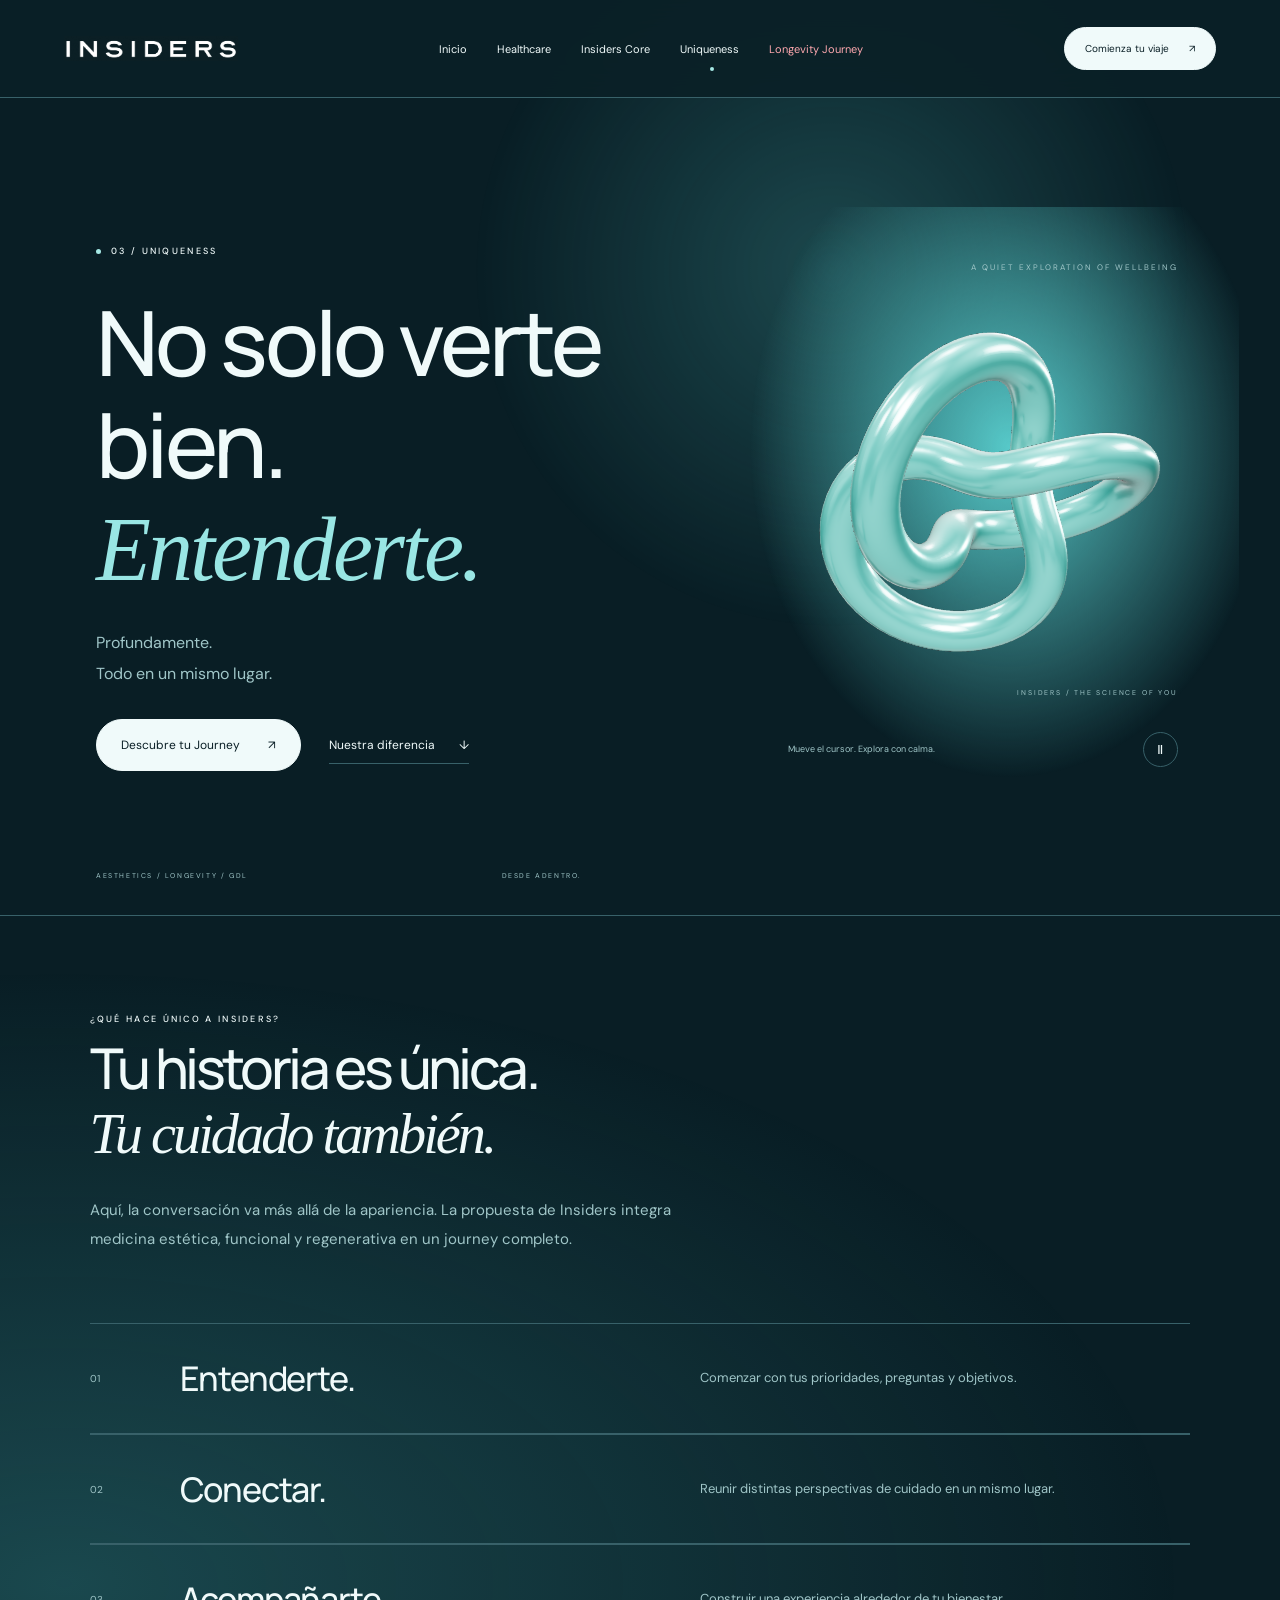
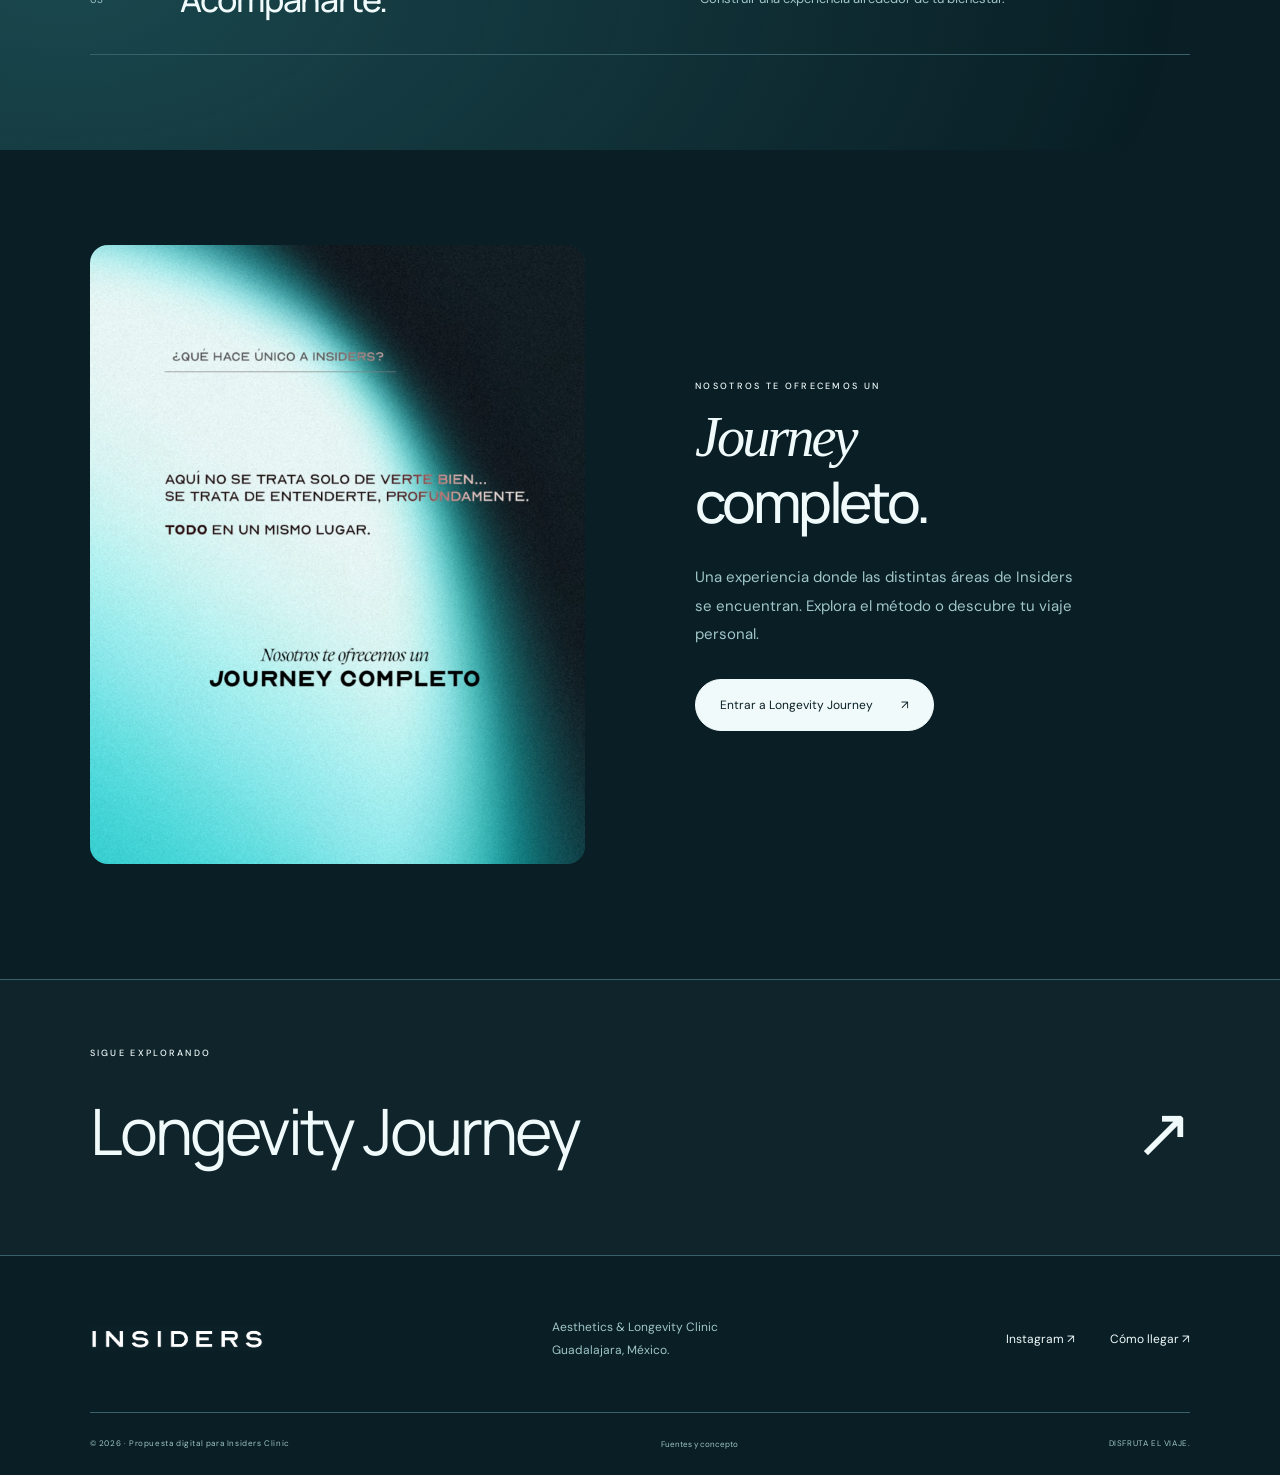
<file: uniqueness.html>
<!doctype html><html lang="es"><head><meta charset="UTF-8"><meta name="viewport" content="width=device-width,initial-scale=1"><meta name="theme-color" content="#ecedef"><meta name="description" content="Uniqueness — Todo en un mismo lugar. Estética, salud y longevidad en Guadalajara. Propuesta de experiencia digital para Insiders Clinic."><title>Uniqueness — Todo en un mismo lugar</title><link rel="icon" href="assets/favicon.svg" type="image/svg+xml"><link rel="stylesheet" href="style.css"><script type="importmap">{"imports":{"three":"./assets/three.module.js"}}</script></head><body data-page="uniqueness"><div class="ambient-glow" aria-hidden="true"></div><a class="skip" href="#content">Ir al contenido</a><header class="site-header"><a class="brand" href="index.html" aria-label="Insiders, inicio"><span class="logo-window"><img src="assets/insiders-logo.png" alt="INSIDERS"></span></a><nav id="main-nav" aria-label="Universos de Insiders"><a href="index.html" >Inicio<span class="nav-dot"></span></a><a href="healthcare.html" data-universe="healthcare">Healthcare<span class="nav-dot"></span></a><a href="insiders-core.html" data-universe="core">Insiders Core<span class="nav-dot"></span></a><a href="uniqueness.html" aria-current="page" data-universe="uniqueness">Uniqueness<span class="nav-dot"></span></a><a href="longevity-journey.html" data-universe="journey">Longevity Journey<span class="nav-dot"></span></a></nav><button class="button header-contact" data-contact>Comienza tu viaje <span>↗</span></button><button id="menu-toggle" class="menu-toggle" aria-label="Abrir menú" aria-controls="main-nav" aria-expanded="false"><span></span><span></span></button></header><main><section class="hero hero-uniqueness" id="content"><div class="hero-copy"><p class="eyebrow"><i></i>03 / UNIQUENESS</p><h1>No solo verte bien.<br><em>Entenderte.</em></h1><p class="hero-description">Profundamente.<br>Todo en un mismo lugar.</p><div class="hero-actions"><button class="button" data-contact data-topic="Descubre tu Journey">Descubre tu Journey<span>↗</span></button><a class="sub-link" href="#difference">Nuestra diferencia <span>↓</span></a></div><div class="hero-bottom"><span>AESTHETICS / LONGEVITY / GDL</span><span>DESDE ADENTRO.</span></div></div><div class="scene-panel"><span class="scene-caption">A QUIET EXPLORATION OF WELLBEING</span><canvas id="skin-scene" role="img" aria-label="Cinta continua 3D en tonos aqua. Reacciona al cursor y al arrastre."></canvas><div class="scene-fallback" hidden aria-hidden="true"><span></span><span></span><span></span></div><span class="scene-number">INSIDERS / THE SCIENCE OF YOU</span><div class="scene-controls"><span>Mueve el cursor. Explora con calma.</span><button id="scene-pause" aria-label="Pausar animación">Ⅱ</button></div></div></section>
<section class="unique-statement section" id="difference"><p class="eyebrow">¿QUÉ HACE ÚNICO A INSIDERS?</p><h2>Tu historia es única.<br><em>Tu cuidado también.</em></h2><p>Aquí, la conversación va más allá de la apariencia. La propuesta de Insiders integra medicina estética, funcional y regenerativa en un journey completo.</p><div class="unique-lines"><article><span>01</span><h3>Entenderte.</h3><p>Comenzar con tus prioridades, preguntas y objetivos.</p></article><article><span>02</span><h3>Conectar.</h3><p>Reunir distintas perspectivas de cuidado en un mismo lugar.</p></article><article><span>03</span><h3>Acompañarte.</h3><p>Construir una experiencia alrededor de tu bienestar.</p></article></div></section>
<section class="reference-section section"><div class="reference-frame"><img src="assets/references/uniqueness.PNG" alt="Referencia original Uniqueness con gradiente turquesa: entenderte profundamente y un journey completo" loading="lazy"></div><div><p class="eyebrow">NOSOTROS TE OFRECEMOS UN</p><h2><em>Journey</em><br>completo.</h2><p>Una experiencia donde las distintas áreas de Insiders se encuentran. Explora el método o descubre tu viaje personal.</p><a class="button" href="longevity-journey.html">Entrar a Longevity Journey <span>↗</span></a></div></section></main><section class="next-universe"><p class="eyebrow">SIGUE EXPLORANDO</p><a href="longevity-journey.html"><span>Longevity Journey</span><span class="next-arrow">↗</span></a></section><footer><div class="footer-main"><a class="brand" href="index.html" aria-label="Insiders, inicio"><span class="logo-window"><img src="assets/insiders-logo.png" alt="INSIDERS"></span></a><p>Aesthetics & Longevity Clinic<br>Guadalajara, México.</p><div><a href="https://www.instagram.com/insiders_clinic/" target="_blank" rel="noopener noreferrer">Instagram ↗</a><a href="https://www.google.com/maps/search/?api=1&query=Insiders+Clinic+Palermo+2976+Guadalajara" target="_blank" rel="noopener noreferrer">Cómo llegar ↗</a></div></div><div class="footer-line"><span>© 2026 · Propuesta digital para Insiders Clinic</span><button id="open-sources">Fuentes y concepto</button><span>DISFRUTA EL VIAJE.</span></div></footer><dialog id="contact-dialog" aria-labelledby="contact-title"><button class="dialog-close" aria-label="Cerrar">×</button><p class="eyebrow">TU VIAJE EMPIEZA AQUÍ</p><h2 id="contact-title">Hablemos de ti.</h2><p>Conecta directamente con el equipo de Insiders. La valoración y las citas se confirman con la clínica.</p><a id="whatsapp-link" class="button" href="https://wa.me/523319045014" target="_blank" rel="noopener noreferrer">Consultar por WhatsApp <span>↗</span></a><a class="button secondary" href="https://www.instagram.com/insiders_clinic/" target="_blank" rel="noopener noreferrer">Visitar Instagram <span>↗</span></a></dialog><dialog id="sources-dialog" aria-labelledby="sources-title"><button class="dialog-close" aria-label="Cerrar">×</button><p class="eyebrow">LA BASE DE ESTA PROPUESTA</p><h2 id="sources-title">El universo Insiders.</h2><p>Identidad y contenidos basados en las referencias aportadas por el usuario: Healthcare / The Insiders Method, Insiders Core, Uniqueness, Longevity Journey, equipo y logo.</p><p>También se revisó el <a href="https://www.instagram.com/insiders_clinic/" target="_blank" rel="noopener noreferrer">Instagram de Insiders</a> en Safari y el <a href="https://alastin.mx/pages/store-locator" target="_blank" rel="noopener noreferrer">directorio de Alastin México</a> para dirección y contacto. Investigación del 9 de octubre de 2026.</p><p>Las imágenes de las historias y del equipo provienen de las referencias enviadas. Las escenas 3D son interpretaciones artísticas y no modelos anatómicos ni reproducción exacta de la clínica. Las imágenes generadas están identificadas como conceptuales.</p><p>Los servicios, indicaciones y disponibilidad deben confirmarse con el equipo médico. Esta propuesta no ofrece diagnósticos ni promete resultados clínicos.</p></dialog><dialog id="room-dialog" class="room-dialog" aria-labelledby="room-title"><button class="dialog-close" aria-label="Cerrar">×</button><p class="eyebrow">ESPACIO CONCEPTUAL / 3D</p><h2 id="room-title">Una pausa para ti.</h2><div class="room-wrap"><canvas id="room" role="img" aria-label="Modelo conceptual de una clínica: recepción, sala de espera, mobiliario y área de atención"></canvas></div><div class="room-controls"><button id="room-reset" class="button secondary">Restablecer vista</button><button id="room-day" class="button secondary">Cambiar ambiente</button><span>Arrastra para girar · Desliza para acercar</span></div><p class="fine">Arquitectura conceptual de esta propuesta; no representa las instalaciones reales.</p></dialog><script type="module" src="app.js"></script></body></html>
</file>
<file: style.css>
@import url('https://fonts.googleapis.com/css2?family=DM+Sans:wght@400;500;600;700&family=Manrope:wght@400;500;600;700&display=swap');
:root{--bg:#eef0f0;--ink:#172124;--muted:#69757a;--line:#cbd3d5;--surface:#e1e6e8;--accent:#4c858b;--contrast:#fff;--soft:#a5b5bc;--aura:#b7d5d6;--nav:#f0f2f2e8}
*{box-sizing:border-box}html{scroll-behavior:smooth;scroll-padding-top:110px}body{margin:0;background:var(--bg);color:var(--ink);font-family:'DM Sans',Arial,sans-serif;overflow-x:hidden}body[data-page=healthcare]{--bg:#e5e8e8;--surface:#d4dade;--accent:#42575a;--aura:#b0bebf;--nav:#e7eaeae8}body[data-page=core]{--bg:#dbe2e8;--surface:#cad5dd;--accent:#476679;--ink:#172937;--muted:#516675;--line:#bac7d2;--aura:#829dad;--nav:#dce3e9e8}body[data-page=uniqueness]{--bg:#091e25;--surface:#123c44;--accent:#a6e9e5;--ink:#f0fafa;--muted:#a0c6c8;--line:#386169;--contrast:#09252c;--soft:#70c8c7;--aura:#57c9c9;--nav:#0a2027e8}body[data-page=journey]{--bg:#430810;--surface:#62141e;--accent:#f7b6b6;--ink:#fff0e8;--muted:#e4b4b6;--line:#88333d;--contrast:#590d17;--soft:#ee9b9f;--aura:#cb263e;--nav:#430810e8}
button,a,summary{-webkit-tap-highlight-color:transparent}a{color:inherit;text-decoration:none}button{font:inherit;cursor:pointer;color:inherit}a:focus-visible,button:focus-visible,summary:focus-visible{outline:2px solid var(--accent);outline-offset:6px}button:disabled{opacity:.5;cursor:default}.skip{position:absolute;left:-9999px}.skip:focus{top:12px;left:12px;padding:14px;background:var(--bg);z-index:100}.ambient-glow{position:fixed;z-index:-1;width:750px;height:750px;left:calc(var(--mouse-x,65%) - 375px);top:calc(var(--mouse-y,30%) - 375px);pointer-events:none;opacity:.16;background:radial-gradient(circle,var(--aura),transparent 68%);will-change:transform}body[data-page=journey] .ambient-glow,body[data-page=uniqueness] .ambient-glow{opacity:.25}
.site-header{position:relative;z-index:10;display:flex;align-items:center;justify-content:space-between;gap:30px;min-height:98px;padding:0 5%;border-bottom:1px solid var(--line);background:var(--nav);backdrop-filter:blur(18px)}.brand{display:inline-block;flex-shrink:0}.logo-window{width:174px;height:25px;position:relative;display:block;overflow:hidden}.logo-window img{position:absolute;max-width:none;width:194px;height:auto;left:-10px;top:-20px;mix-blend-mode:multiply}body[data-page=journey] .logo-window img,body[data-page=uniqueness] .logo-window img{filter:invert(1);mix-blend-mode:screen}.site-header nav{display:flex;align-items:center;gap:30px}.site-header nav a{font-size:11px;white-space:nowrap;position:relative;padding:38px 0;transition:color .3s}.site-header nav a:hover{color:var(--accent)}.nav-dot{width:4px;height:4px;background:var(--accent);border-radius:50%;position:absolute;bottom:23px;left:50%;opacity:0}.site-header nav a[aria-current=page] .nav-dot{opacity:1}.site-header nav a[data-universe=journey]{color:#a83a48}body[data-page=journey] .site-header nav a[data-universe=journey],body[data-page=uniqueness] .site-header nav a[data-universe=journey]{color:#ffa9af}.button{display:inline-flex;align-items:center;justify-content:center;gap:28px;padding:16px 24px;border-radius:50px;background:var(--ink);color:var(--bg);border:1px solid var(--ink);font-size:12px;line-height:1.5;transition:transform .3s,box-shadow .3s;position:relative}.button:hover{transform:translateY(-3px);box-shadow:0 7px 20px #0001}.button.secondary{background:transparent;color:var(--ink);border-color:var(--line)}.header-contact{font-size:10px;padding:13px 20px;gap:20px}.menu-toggle{display:none;flex-shrink:0;background:transparent;border:0;width:30px;padding:6px 2px}.menu-toggle span{display:block;height:1px;background:var(--ink);margin:6px 0;transition:transform .3s}.menu-toggle[aria-expanded=true] span:first-child{transform:translateY(3.5px) rotate(45deg)}.menu-toggle[aria-expanded=true] span:last-child{transform:translateY(-3.5px) rotate(-45deg)}
h1,h2,h3,p{margin-top:0}h1,h2,h3{font-family:'Manrope',Arial,sans-serif;font-weight:500;line-height:1.13;letter-spacing:-3.6px}h1{font-size:clamp(48px,5.5vw,84px);margin:32px 0 28px}h1 em,h2 em{font-family:Georgia,'Times New Roman',serif;font-weight:400;letter-spacing:-3px;display:inline-block}h2{font-size:clamp(36px,4.4vw,65px);margin-bottom:30px}h3{font-size:28px;letter-spacing:-1.2px}.eyebrow{font-size:9px;line-height:1.8;letter-spacing:2.3px;font-weight:500;display:flex;align-items:center;gap:10px}.eyebrow i{width:5px;height:5px;border-radius:50%;background:var(--accent)}.hero{position:relative;display:grid;grid-template-columns:1.1fr 1fr;min-height:690px;overflow:hidden;isolation:isolate}.hero-copy{padding:95px 0 35px 12.5%;position:relative;z-index:2}.hero-description{font-size:16px;line-height:1.9;color:var(--muted)}.hero-actions{display:flex;align-items:center;gap:28px;margin-top:30px}.sub-link{display:inline-flex;align-items:center;gap:24px;font-size:12px;border:0;border-bottom:1px solid var(--line);padding:10px 0;background:transparent;text-align:left;transition:gap .3s}.sub-link:hover{gap:33px}.hero-bottom{display:flex;justify-content:space-between;gap:25px;max-width:485px;font-size:7px;letter-spacing:1.6px;color:var(--muted);margin-top:100px}.scene-panel{position:relative;background:radial-gradient(ellipse at 55% 40%,var(--aura),transparent 65%);min-width:0}.scene-panel canvas{position:absolute;inset:0;width:100%;height:100%;display:block;touch-action:pan-y;cursor:grab}.scene-panel canvas:active{cursor:grabbing}.scene-caption{position:absolute;right:12%;top:55px;z-index:2;font-size:8px;letter-spacing:2px;color:var(--muted);pointer-events:none}.scene-number{position:absolute;right:12%;bottom:110px;font-size:7px;letter-spacing:1.8px;z-index:2;color:var(--muted);pointer-events:none}.scene-controls{position:absolute;bottom:40px;left:12%;right:12%;display:flex;align-items:center;justify-content:space-between;gap:20px;z-index:3}.scene-controls>span{font-size:9px;color:var(--muted)}.scene-controls button{width:35px;height:35px;border-radius:50%;border:1px solid var(--line);background:var(--bg);color:var(--ink);font-size:13px}.scene-fallback{position:absolute;inset:20% 15%}.scene-fallback span{position:absolute;width:200px;height:200px;border-radius:50%;background:radial-gradient(circle at 30% 25%,var(--contrast),var(--aura) 50%,var(--ink));box-shadow:inset 5px 5px 30px #fff7}.scene-fallback span:nth-child(2){left:120px;top:70px;scale:.75}.scene-fallback span:nth-child(3){left:10px;top:170px;scale:.6}body[data-page=journey] .hero h1 em{color:#f4a1a9}body[data-page=uniqueness] .hero h1 em{color:#99e6e4}body[data-page=core] .hero h1 em{color:#5d7d91}
.section{padding:95px 7%}.intro-section{text-align:center;padding-bottom:60px;border-top:1px solid var(--line)}.intro-section .eyebrow{justify-content:center}.intro-section>p:last-child{max-width:590px;margin:0 auto;font-size:15px;line-height:1.9;color:var(--muted)}.universe-grid{display:grid;grid-template-columns:repeat(4,1fr);gap:15px;padding-top:0}.universe-card{position:relative;overflow:hidden;min-height:380px;border-radius:18px;padding:28px 24px;display:flex;flex-direction:column;justify-content:space-between;color:#192c32;background:#d9e1e3;transform:perspective(900px) rotateX(var(--tilt-y,0deg)) rotateY(var(--tilt-x,0deg));transition:transform .5s;will-change:transform;isolation:isolate}.universe-card:after{content:'';position:absolute;inset:0;background:radial-gradient(circle at var(--card-x,50%) var(--card-y,30%),#ffffff45,transparent 60%);z-index:-1;pointer-events:none}.universe-card .eyebrow{font-size:7px;letter-spacing:1.4px}.universe-card h3{font-size:23px;letter-spacing:-1px;margin-bottom:8px}.universe-card p{font-size:10px;color:inherit;opacity:.7;line-height:1.8;max-width:170px;margin:0}.card-arrow{position:absolute;bottom:27px;right:22px;font-size:22px}.card-core{background:#b8c8d6}.card-unique{background:#08373e;color:#e9ffff}.card-journey{background:#650b18;color:#fff0ed}.card-sculpture{width:140px;height:160px;border-radius:45% 55% 50% 50%;align-self:center;margin:12px 0;transform:rotate(-25deg);background:radial-gradient(circle at 30% 20%,#fff,#a3b1b7 32%,#263438 65%,#acbdc3 80%);box-shadow:inset 7px 7px 25px #fff7,20px 20px 40px #14252c20;animation:slow-float 9s ease-in-out infinite}.sculpture-core{width:140px;height:140px;border-radius:50%;background:radial-gradient(circle at 35% 25%,#e9faff,#819fae55 40%,#0a1d2e 75%,#f5fdff 100%)}.sculpture-aqua{background:radial-gradient(circle at 35% 20%,#f5ffff,#9af9f0 30%,#216b72 70%,#041d22 85%)}.sculpture-red{width:150px;height:150px;border-radius:50%;background:radial-gradient(circle at 32% 28%,#ffcec7,#f66a77 40%,#c11237 70%,#550311 90%);box-shadow:inset 4px 4px 30px #ffc9cc88,0 0 50px #ff244855}.team-section{display:grid;grid-template-columns:1fr 1fr;gap:10%;align-items:center;padding-top:30px}.team-photo{position:relative;height:540px;overflow:hidden;border-radius:18px;background:#c9c6bb}.team-photo img{position:absolute;width:100%;height:auto;top:50%;transform:translateY(-51%)}.team-section>div:last-child>p:not(.eyebrow):not(.fine){color:var(--muted);font-size:15px;line-height:1.9;max-width:390px}.fine{font-size:9px!important;line-height:1.8;color:var(--muted);margin:20px 0 0}.section-heading{display:flex;align-items:flex-end;justify-content:space-between;gap:35px;margin-bottom:45px}.section-heading>p{font-size:13px;line-height:1.9;color:var(--muted);margin-bottom:35px}.method-section{border-top:1px solid var(--line)}.method-layout{display:grid;grid-template-columns:1.1fr 1fr;gap:8%}.method-list{border-top:1px solid var(--line)}.method-item{display:flex;align-items:center;gap:26px;width:100%;text-align:left;padding:26px 8px;background:transparent;border:0;border-bottom:1px solid var(--line);transition:padding .3s,background .3s}.method-item>span{font-size:10px;opacity:.6}.method-item h3{font-size:25px;letter-spacing:-1px;margin:0;line-height:1.4;flex:1}.method-item i{font-style:normal;font-size:23px}.method-item.active{padding-left:25px;background:#ffffff75}.method-detail{position:relative;border:1px solid var(--line);border-radius:18px;padding:25px 35px 35px;overflow:hidden;background:linear-gradient(150deg,#ffffff66,#d8dfe2)}.method-detail-art{height:130px;position:relative;display:flex;justify-content:center;align-items:center;margin-bottom:15px;gap:0;transition:filter 1s}.method-detail-art span{width:95px;height:95px;border-radius:50%;background:radial-gradient(circle at 30% 25%,#f6fcff,#a9b6bd 45%,#223e43 75%,#eefaff);box-shadow:inset 5px 5px 20px #fff8;transform:translateX(10px);animation:slow-float 10s ease-in-out infinite}.method-detail-art span:nth-child(2){width:125px;height:125px;transform:translateX(-10px);animation-delay:-3s}.method-detail-art span:nth-child(3){width:55px;height:55px;transform:translateX(-15px);animation-delay:-5s}.method-detail h3{font-size:32px;line-height:1.15;margin:20px 0}.method-detail>p:not(.eyebrow){font-size:14px;line-height:1.9;color:var(--muted)}.method-detail .eyebrow{font-size:8px}.reference-section{display:grid;grid-template-columns:1fr 1fr;gap:10%;align-items:center}.reference-frame{position:relative;aspect-ratio:4/5;overflow:hidden;border-radius:18px;background:var(--surface);max-height:670px}.reference-frame img{position:absolute;width:100%;height:124%;top:-12%;object-fit:cover}.reference-section>div:last-child>p:not(.eyebrow){font-size:15px;line-height:1.9;color:var(--muted);max-width:390px}.reference-section .button{margin-top:15px}.room-link{display:flex;width:fit-content;margin-top:25px}.core-statement{border-top:1px solid var(--line)}.values-grid{display:grid;grid-template-columns:repeat(3,1fr);gap:24px;margin-top:60px}.values-grid article{border-top:1px solid var(--line);padding:25px 10px 10px;transform:perspective(900px) rotateX(var(--tilt-y,0deg)) rotateY(var(--tilt-x,0deg));transition:transform .4s}.values-grid article>span{font-size:9px;letter-spacing:2px;color:var(--muted)}.values-grid h3{margin:50px 0 20px;font-size:26px}.values-grid p{font-size:14px;line-height:1.8;color:var(--muted)}.unique-statement{background:radial-gradient(ellipse at 5% 80%,#49babd45,transparent 65%);border-top:1px solid var(--line)}.unique-statement>p:not(.eyebrow){max-width:620px;color:var(--muted);font-size:15px;line-height:1.9}.unique-lines{margin-top:70px}.unique-lines article{display:grid;grid-template-columns:60px 1fr 1fr;gap:30px;align-items:center;border-top:1px solid var(--line);padding:26px 0}.unique-lines article>span{font-size:10px;color:var(--muted)}.unique-lines h3{font-size:34px;margin:0}.unique-lines p{font-size:13px;color:var(--muted);line-height:1.9;margin:0}.journey-intro{text-align:center;padding-top:100px;border-top:1px solid var(--line);background:radial-gradient(ellipse at 50% 100%,#ae223340,transparent 60%)}.journey-intro .eyebrow{justify-content:center}.journey-intro>p:last-child{max-width:650px;margin:0 auto;color:var(--muted);font-size:16px;line-height:1.9}.journey-stepper{display:grid;grid-template-columns:repeat(4,1fr);gap:0;border-bottom:1px solid var(--line)}.journey-step{border:0;background:transparent;text-align:left;padding:24px 15px 28px;position:relative}.journey-step>span{display:block;font-size:11px;letter-spacing:1px;margin-bottom:14px;color:var(--muted)}.journey-step strong{font-weight:400;font-size:17px}.journey-step:after{content:'';position:absolute;bottom:-1px;left:0;right:0;height:2px;background:var(--ink);transform:scaleX(0);transform-origin:left;transition:transform .6s}.journey-step.active:after{transform:scaleX(1)}.journey-step.active{background:linear-gradient(0deg,#ff728214,transparent)}.journey-stage{display:grid;grid-template-columns:1fr 1.1fr;align-items:center;gap:10%;padding:60px 5%;background:radial-gradient(ellipse at 30% 40%,#9a193530,transparent 70%);border-radius:0 0 20px 20px}.journey-stage h3{font-size:38px;letter-spacing:-2px}.journey-stage>div>p:not(.eyebrow){font-size:14px;line-height:1.9;color:var(--muted)}.stage-art{height:260px;position:relative;display:grid;place-items:center;transition:filter .7s;--stage-scale:1}.stage-art>span:first-child{width:190px;height:190px;border-radius:50%;background:radial-gradient(circle at 30% 25%,#ffd3d0,#f96078 40%,#9e1030 75%);box-shadow:inset 6px 8px 25px #ffa6b599,0 0 65px #e8264930;animation:slow-float 8s ease-in-out infinite;scale:var(--stage-scale);transition:scale 1s}.stage-art>span:nth-child(2){position:absolute;width:260px;height:95px;border:1px solid #f78ca780;border-radius:50%;transform:rotate(-25deg)}.stage-art>span:nth-child(3){position:absolute;width:45px;height:45px;border-radius:50%;background:radial-gradient(circle at 30% 25%,#fff6ee,#fa6f8b 55%,#840d31);bottom:30px;left:22%;animation:slow-float 10s ease-in-out infinite reverse}.journey-end{text-align:center;background:radial-gradient(ellipse at 50% 70%,#af283647,transparent 70%)}.journey-end .eyebrow{justify-content:center}.next-universe{padding:65px 7%;border-top:1px solid var(--line);margin-top:20px;background:#ffffff08}.next-universe>a{display:flex;align-items:center;justify-content:space-between;gap:25px;font-family:'Manrope',sans-serif;font-size:clamp(36px,5vw,70px);letter-spacing:-3px;padding:12px 0}.next-arrow{transition:transform .4s;font-size:1.1em}.next-universe>a:hover .next-arrow{transform:translate(8px,-8px)}footer{padding:60px 7% 25px;border-top:1px solid var(--line)}.footer-main{display:flex;justify-content:space-between;align-items:center;gap:35px}.footer-main p{font-size:12px;line-height:1.9;color:var(--muted);margin:0}.footer-main>div{display:flex;gap:35px;font-size:12px}.footer-line{border-top:1px solid var(--line);margin-top:50px;padding-top:25px;display:flex;justify-content:space-between;gap:25px;font-size:8px;letter-spacing:.6px;color:var(--muted)}.footer-line button{border:0;background:transparent;font-size:8px;color:inherit}
dialog{border:1px solid var(--line);border-radius:22px;padding:50px;max-width:560px;width:calc(100% - 32px);color:var(--ink);background:var(--bg);box-shadow:0 30px 100px #0004}dialog::backdrop{background:#08131790;backdrop-filter:blur(14px)}body[data-page=journey] dialog::backdrop{background:#250008aa}dialog h2{font-size:35px;letter-spacing:-1.7px}dialog p{font-size:14px;line-height:1.8;color:var(--muted)}dialog p a{border-bottom:1px solid var(--accent)}dialog .button{width:100%;margin:8px 0}.dialog-close{position:absolute;right:18px;top:12px;background:none;border:0;font-size:28px;padding:3px 8px;z-index:4}.room-dialog{max-width:1100px;padding:35px}.room-wrap{height:500px;background:#dce1e4;border-radius:14px;overflow:hidden}.room-wrap canvas{width:100%;height:100%;display:block;touch-action:none}.room-controls{display:flex;align-items:center;gap:12px;flex-wrap:wrap}.room-controls .button{width:auto;font-size:11px}.room-controls>span{font-size:10px;color:var(--muted);margin-left:auto}.reveal{opacity:0;transform:translateY(22px);transition:opacity .8s ease,transform .8s cubic-bezier(.2,.7,.2,1)}.reveal.visible{opacity:1;transform:translateY(0)}.section-heading h2{margin-bottom:20px}@keyframes slow-float{50%{translate:0 -12px;rotate:7deg}}
@media(min-width:1500px){.hero{min-height:800px}.hero-copy{padding-top:130px}.hero-bottom{margin-top:130px}}
@media(max-width:1100px){.site-header{gap:20px;padding:0 4%}.site-header nav{gap:20px}.site-header nav a{font-size:10px}.logo-window{width:142px;height:23px}.logo-window img{width:160px;left:-9px;top:-16px}.header-contact{padding:12px 15px;font-size:9px;gap:15px}.hero-copy{padding-left:10%;padding-top:80px}.hero{min-height:650px}h1{letter-spacing:-3px}.hero-actions{gap:20px}.hero-actions .sub-link{font-size:10px}.hero-bottom{font-size:6px;gap:10px}.universe-card{padding:24px 18px;min-height:340px}.universe-card h3{font-size:19px}.universe-card .eyebrow{font-size:6px}.card-sculpture{width:115px;height:135px}.team-photo{height:440px}.section{padding:80px 6%}.universe-grid{padding-top:0}.method-item h3{font-size:22px}.method-detail{padding:24px}.journey-step strong{font-size:15px}}
@media(max-width:850px){.site-header{min-height:80px}.site-header nav{display:none;position:absolute;top:79px;left:0;right:0;flex-direction:column;align-items:stretch;padding:15px 6% 30px;background:var(--bg);border-bottom:1px solid var(--line);gap:0}.site-header nav.open{display:flex}.site-header nav a{font-size:15px;padding:17px 0;border-bottom:1px solid var(--line)}.nav-dot{bottom:26px;left:auto;right:12px}.menu-toggle{display:block}.header-contact{margin-left:auto}.hero-copy{padding-left:12%;padding-top:65px}h1{font-size:50px}.hero-description{font-size:14px}.hero-actions{align-items:flex-start;flex-direction:column;gap:12px}.hero-bottom{margin-top:60px}.hero{min-height:620px}.scene-caption{font-size:6px;right:8%}.scene-controls{left:8%;right:8%;gap:10px}.scene-controls>span{font-size:7px}.scene-number{font-size:6px;right:8%}.universe-grid{grid-template-columns:repeat(2,1fr);gap:20px}.universe-card{min-height:360px;padding:28px}.universe-card h3{font-size:26px}.universe-card .eyebrow{font-size:8px}.card-sculpture{width:145px;height:160px}.team-section{gap:6%}.team-photo{height:410px}.team-section h2{font-size:35px}.section-heading>p{font-size:11px}.method-layout{gap:5%}.method-item{gap:15px}.method-item h3{font-size:19px}.method-detail h3{font-size:27px}.method-detail>p:not(.eyebrow){font-size:12px}.values-grid{gap:15px}.values-grid h3{font-size:22px}.values-grid p{font-size:12px}.reference-section{gap:6%}.reference-section h2{font-size:37px}.reference-section>div:last-child>p:not(.eyebrow){font-size:13px}.unique-lines h3{font-size:27px}.journey-stage h3{font-size:31px}.stage-art>span:nth-child(2){width:220px}.footer-main>div{gap:20px;font-size:11px}.room-wrap{height:400px}}
@media(max-width:600px){.site-header{padding:0 6%;gap:15px}.logo-window{width:138px;height:24px}.logo-window img{width:155px;top:-15px;left:-8.5px}.header-contact{font-size:8px;padding:10px 12px;gap:10px}.header-contact span{font-size:12px}.hero{display:flex;flex-direction:column;min-height:0}.hero-copy{padding:52px 7% 0}.hero-copy .eyebrow{font-size:7px;letter-spacing:1.8px}h1{font-size:48px;line-height:1.1;letter-spacing:-2.8px;margin:25px 0}h1 em{letter-spacing:-2.4px}.hero-description{font-size:15px}.hero-actions{flex-direction:row;align-items:center;gap:22px;margin-top:25px}.hero-actions .button{font-size:10px;padding:14px 18px;gap:17px}.hero-actions .sub-link{font-size:9px;gap:12px;max-width:110px}.hero-bottom{display:none}.scene-panel{height:400px;flex-shrink:0;margin-top:5px}.scene-caption{top:20px;right:7%;font-size:6px}.scene-number{bottom:80px;font-size:6px}.scene-controls{bottom:25px;left:7%;right:7%}.scene-controls>span{font-size:8px}.scene-controls button{width:30px;height:30px}.section{padding:60px 7%}h2{font-size:35px;letter-spacing:-2px}h2 em{letter-spacing:-1.8px}.intro-section{padding-bottom:40px}.intro-section .eyebrow{font-size:7px;letter-spacing:1.6px}.intro-section>p:last-child{font-size:13px}.universe-grid{gap:12px;padding-top:0}.universe-card{padding:20px 16px;min-height:295px;border-radius:14px}.universe-card .eyebrow{font-size:6px;letter-spacing:1px}.universe-card h3{font-size:20px;letter-spacing:-.8px;max-width:130px}.universe-card p{font-size:9px;max-width:110px}.card-sculpture{width:96px;height:116px;margin:10px 0}.card-arrow{right:13px;bottom:21px;font-size:18px}.team-section{grid-template-columns:1fr;gap:35px;padding-top:0}.team-photo{height:450px}.team-photo img{top:50%;transform:translateY(-53%)}.team-section h2{font-size:37px}.team-section>div:last-child>p:not(.eyebrow):not(.fine){font-size:14px}.section-heading{display:block;margin-bottom:30px}.section-heading>p{font-size:12px;margin:25px 0 0}.method-layout{grid-template-columns:1fr;gap:30px}.method-item{padding:20px 6px;gap:20px}.method-item h3{font-size:23px}.method-detail{padding:25px 30px}.method-detail h3{font-size:32px}.method-detail>p:not(.eyebrow){font-size:14px}.reference-section{grid-template-columns:1fr;gap:35px}.reference-frame{aspect-ratio:4/5;width:100%}.reference-section h2{font-size:40px}.reference-section>div:last-child>p:not(.eyebrow){font-size:14px}.values-grid{grid-template-columns:1fr;gap:25px;margin-top:40px}.values-grid h3{margin-top:30px;font-size:26px}.values-grid p{font-size:14px}.core-statement h2{font-size:33px}.unique-statement>p:not(.eyebrow){font-size:14px}.unique-lines{margin-top:40px}.unique-lines article{grid-template-columns:30px 1fr;gap:16px}.unique-lines p{grid-column:2}.unique-lines h3{font-size:30px}.journey-intro>p:last-child{font-size:14px}.journey-stepper{grid-template-columns:repeat(2,1fr);row-gap:10px}.journey-step{padding:18px 12px 23px}.journey-step strong{font-size:14px}.journey-step>span{margin-bottom:10px;font-size:9px}.journey-stage{grid-template-columns:1fr;padding:25px 5% 35px;gap:25px}.stage-art{height:230px}.journey-stage h3{font-size:34px}.journey-stage>div>p:not(.eyebrow){font-size:14px}.next-universe{padding:40px 7%}.next-universe>a{font-size:35px;letter-spacing:-1.8px}.next-universe .eyebrow{font-size:7px}footer{padding:40px 7% 25px}.footer-main{flex-wrap:wrap;gap:30px}.footer-main .brand{width:100%}.footer-main p{font-size:11px}.footer-main>div{flex-direction:column;gap:15px;font-size:11px}.footer-line{flex-wrap:wrap;gap:15px;margin-top:35px;line-height:1.8}.footer-line>span:last-child{display:none}dialog{padding:45px 25px 30px}dialog h2{font-size:32px}dialog .eyebrow{font-size:8px}.room-dialog{padding:35px 15px 20px}.room-dialog h2{font-size:30px}.room-wrap{height:300px}.room-controls .button{font-size:9px;padding:12px;gap:10px}.room-controls>span{width:100%;margin:5px 0;font-size:9px}body[data-page=journey] .hero-actions .button{max-width:220px;text-align:left;line-height:1.4}}
@media(prefers-reduced-motion:reduce){html{scroll-behavior:auto}*,*:before,*:after{animation:none!important;transition:none!important}.reveal{opacity:1;transform:none}.universe-card,.values-grid article{transform:none}.ambient-glow{display:none}}

/* Different editorial compositions for each destination. */
body[data-page=core] .hero{grid-template-columns:1fr;position:relative;min-height:860px;text-align:center}body[data-page=core] .hero-copy{padding:65px 8% 0;position:relative;z-index:2}body[data-page=core] .hero-copy h1{font-size:82px;max-width:100%;margin:20px auto}body[data-page=core] .hero-actions{justify-content:center}body[data-page=core] .hero-bottom{display:none}body[data-page=core] .scene-panel{height:480px;width:100%;margin-top:-20px}body[data-page=core] .scene-caption{display:none}
body[data-page=uniqueness] .hero{grid-template-columns:1.2fr .8fr;min-height:800px}body[data-page=uniqueness] .hero-copy{padding-top:145px}body[data-page=uniqueness] h1{font-size:90px}body[data-page=uniqueness] .scene-panel{transform:translateX(-8%);align-self:center;height:600px}body[data-page=uniqueness] .unique-lines article{border-bottom:1px solid var(--line);padding:35px 0}
body[data-page=journey] .hero{grid-template-columns:1fr 1fr;min-height:780px}body[data-page=journey] .hero-copy{padding-top:150px}body[data-page=journey] .scene-panel{align-self:center;height:650px}body[data-page=journey] h1{font-size:76px}body[data-page=journey] .journey-intro{padding:130px 10%;background:linear-gradient(135deg,#650d1a,#34080f)}
body[data-page=home] .scene-panel{background:radial-gradient(ellipse,#cad9da66,transparent 70%)}
@media(max-width:850px){body[data-page=core] .hero-copy h1{font-size:60px}body[data-page=uniqueness] h1{font-size:65px}body[data-page=journey] h1{font-size:60px}}
@media(max-width:600px){body[data-page=core] .hero{min-height:0}body[data-page=core] .hero-copy{padding:50px 7% 0}body[data-page=core] .hero-copy h1{font-size:48px}body[data-page=core] .scene-panel{height:380px;margin-top:0}body[data-page=uniqueness] .hero-copy,body[data-page=journey] .hero-copy{padding-top:50px}body[data-page=uniqueness] h1,body[data-page=journey] h1{font-size:48px}body[data-page=uniqueness] .scene-panel{transform:none;height:430px}body[data-page=journey] .scene-panel{height:420px}body[data-page=uniqueness] .hero,body[data-page=journey] .hero{min-height:0}body[data-page=journey] .journey-intro{padding:70px 7%}}

/* Home: brand-led editorial cover and global care perspective. */
body[data-page=home] .hero{min-height:780px;grid-template-columns:1fr 1.05fr;background:linear-gradient(110deg,#f0f2f1 20%,#e2e9e9)}
body[data-page=home] .hero-copy{padding:90px 0 65px 12%}body[data-page=home] h1{font-size:clamp(60px,5.6vw,86px);letter-spacing:-4.5px;line-height:1.02;margin:35px 0 30px}body[data-page=home] h1 em{font-size:.88em;letter-spacing:-3px}body[data-page=home] .hero-description{max-width:360px;font-size:15px;line-height:1.9;color:#56666b}body[data-page=home] .hero-bottom{margin-top:90px}body[data-page=home] .scene-panel{min-height:720px}body[data-page=home] .scene-caption{top:62px;right:12%;letter-spacing:2px}body[data-page=home] .scene-number{bottom:115px;right:12%;font-size:7px}body[data-page=home] .scene-controls{bottom:65px;left:9%;right:12%}.globe-label{position:absolute;border:1px solid #ffffffc9;background:#ffffff70;backdrop-filter:blur(14px);border-radius:40px;display:flex;align-items:center;gap:12px;padding:14px 18px;font-size:10px;color:#324e58;pointer-events:none;box-shadow:0 8px 35px #213f4710}.globe-label-one{top:31%;left:4%}.globe-label-two{right:8%;bottom:30%}.label-dot{width:5px;height:5px;border-radius:50%;background:#61969c;box-shadow:0 0 0 4px #61969c12}.home-disciplines{padding:28px 6%;display:flex;justify-content:space-between;align-items:center;gap:30px;background:#e1e7e7;border-bottom:1px solid var(--line)}.home-disciplines>span{font-size:7px;letter-spacing:2px;max-width:100px;line-height:2;color:#687d82}.home-disciplines p{font-size:11px;line-height:1.6}body[data-page=home] .intro-section{display:grid;grid-template-columns:1.2fr .8fr;text-align:left;align-items:end;gap:70px;padding:110px 7% 60px}body[data-page=home] .intro-section h2{font-size:53px}body[data-page=home] .intro-section>p{max-width:360px;margin:0 0 8px;line-height:1.9;font-size:14px}body[data-page=home] .universe-grid{padding-left:7%;padding-right:7%;padding-bottom:100px}.sculpture-aqua{border-radius:50%;background:none!important;box-shadow:inset 12px 8px 18px #c0fff4a8,12px 12px 30px #0003!important;border:20px solid #81d8d0;transform:rotate(-30deg) scale(.85)!important}.sculpture-core{position:relative;transform:scale(.8)!important}.sculpture-core:before,.sculpture-core:after{content:'';position:absolute;width:70px;height:70px;border-radius:50%;background:inherit;box-shadow:inherit;top:-12px;left:-35px}.sculpture-core:after{top:100px;left:95px;width:55px;height:55px}.sculpture-red{border-radius:50%!important;position:relative}.sculpture-red:after{content:'';position:absolute;inset:-20px;border:1px solid #ffb3bc90;border-radius:50%;transform:rotateX(65deg) rotate(-20deg)}
@media(max-width:1100px){body[data-page=home] h1{font-size:65px}body[data-page=home] .hero-copy{padding-top:80px}body[data-page=home] .intro-section h2{font-size:43px}.home-disciplines{gap:20px}}
@media(max-width:850px){body[data-page=home] .hero{grid-template-columns:1fr 1fr}body[data-page=home] h1{font-size:54px}body[data-page=home] .hero-copy{padding-left:12%}.globe-label{font-size:8px;padding:10px}.home-disciplines{flex-wrap:wrap;justify-content:flex-start}.home-disciplines>span{width:100%;max-width:none}body[data-page=home] .intro-section{gap:30px}.sculpture-core:after{left:75px}}
@media(max-width:600px){body[data-page=home] .hero{display:flex;min-height:0}body[data-page=home] .hero-copy{padding:50px 7% 0}body[data-page=home] h1{font-size:57px;letter-spacing:-3px;margin:28px 0}body[data-page=home] h1 em{letter-spacing:-2px}body[data-page=home] .hero-description{font-size:14px;max-width:310px}body[data-page=home] .scene-panel{min-height:0;height:420px}body[data-page=home] .scene-caption{top:25px;font-size:6px;right:7%}body[data-page=home] .scene-number{bottom:70px;font-size:5px;right:7%}body[data-page=home] .scene-controls{bottom:25px;left:7%;right:7%}.globe-label-one{top:30%;left:4%}.globe-label-two{bottom:26%;right:3%}.globe-label{padding:9px 12px;font-size:7px;gap:8px}.home-disciplines{padding:24px 7%;gap:12px 20px}.home-disciplines p{font-size:9px;margin:0;max-width:150px}.home-disciplines>span{font-size:6px;margin-bottom:4px}body[data-page=home] .intro-section{display:block;padding:65px 7% 40px}body[data-page=home] .intro-section h2{font-size:37px}body[data-page=home] .intro-section>p{font-size:13px;margin-top:25px}body[data-page=home] .universe-grid{padding-bottom:65px}.sculpture-aqua{border-width:15px}.sculpture-core:before{width:45px;height:45px;left:-20px}.sculpture-core:after{width:40px;height:40px;top:80px;left:75px}}
</file>
